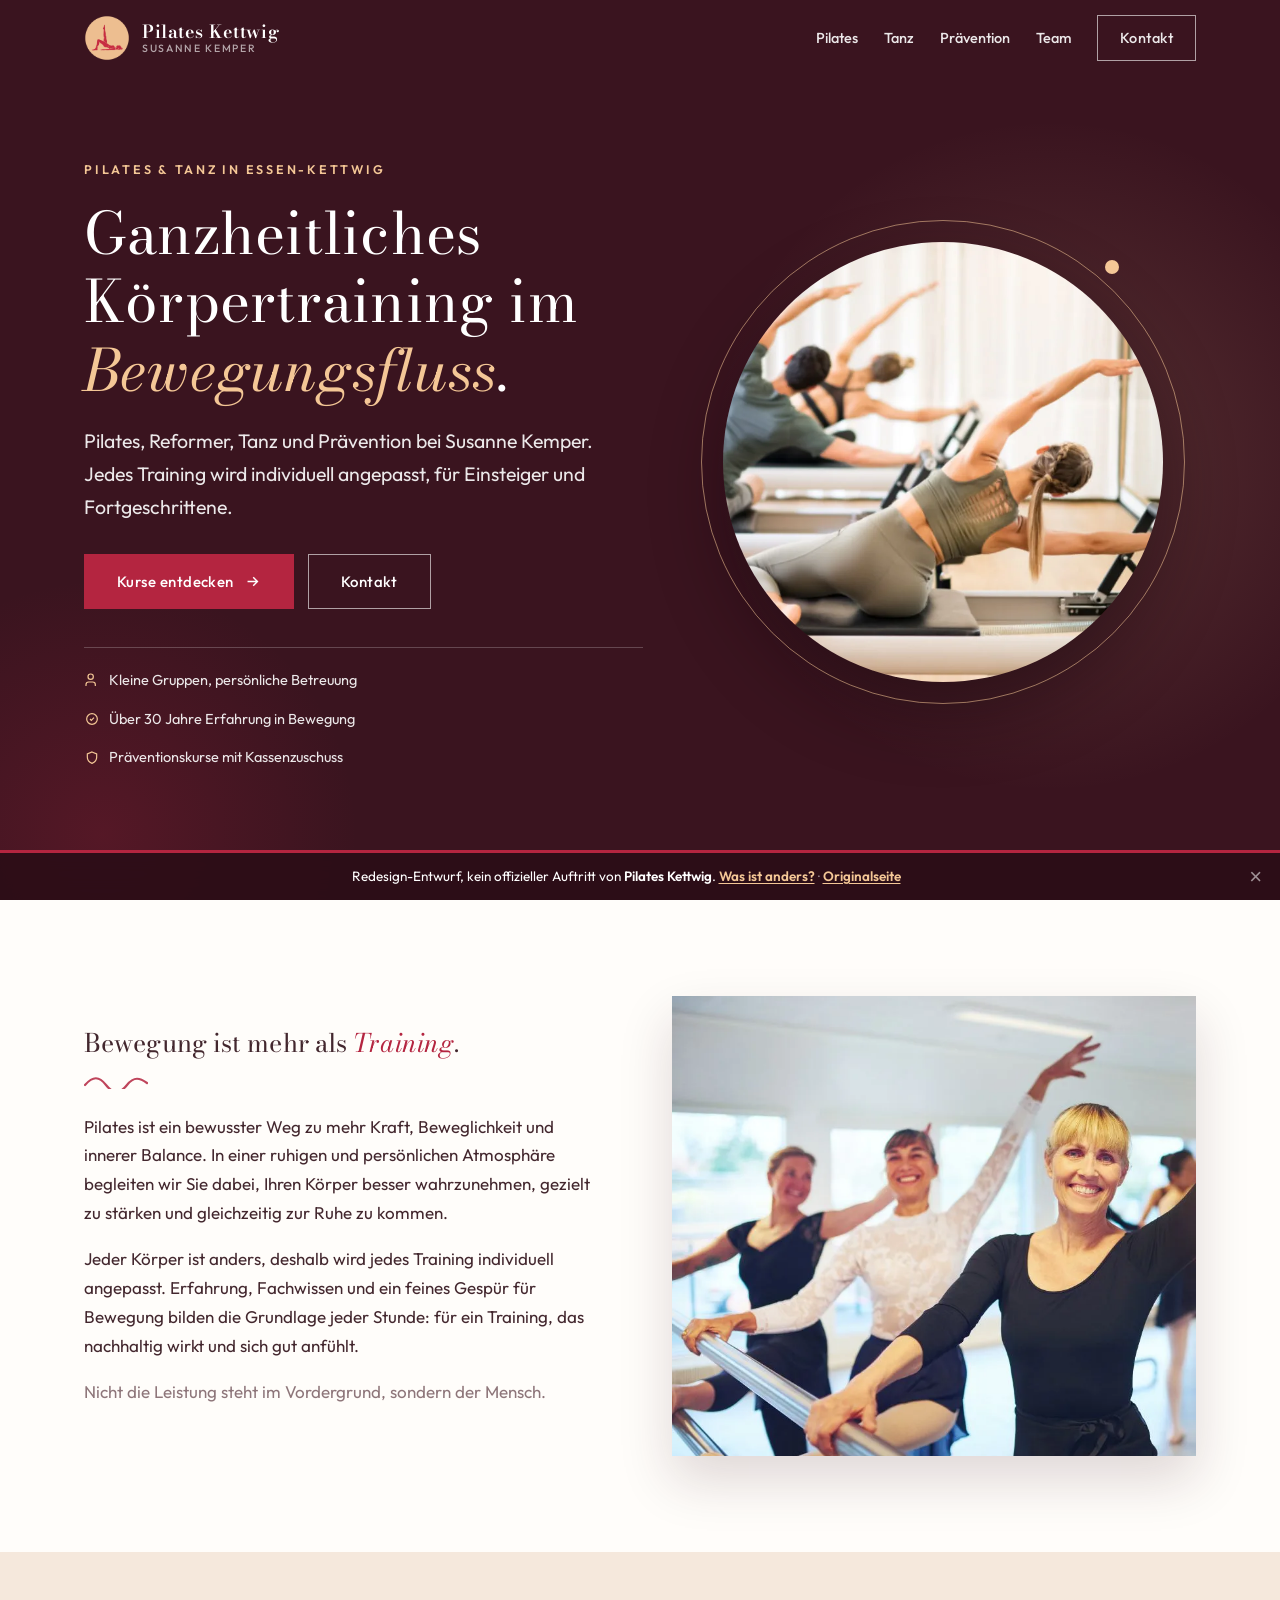
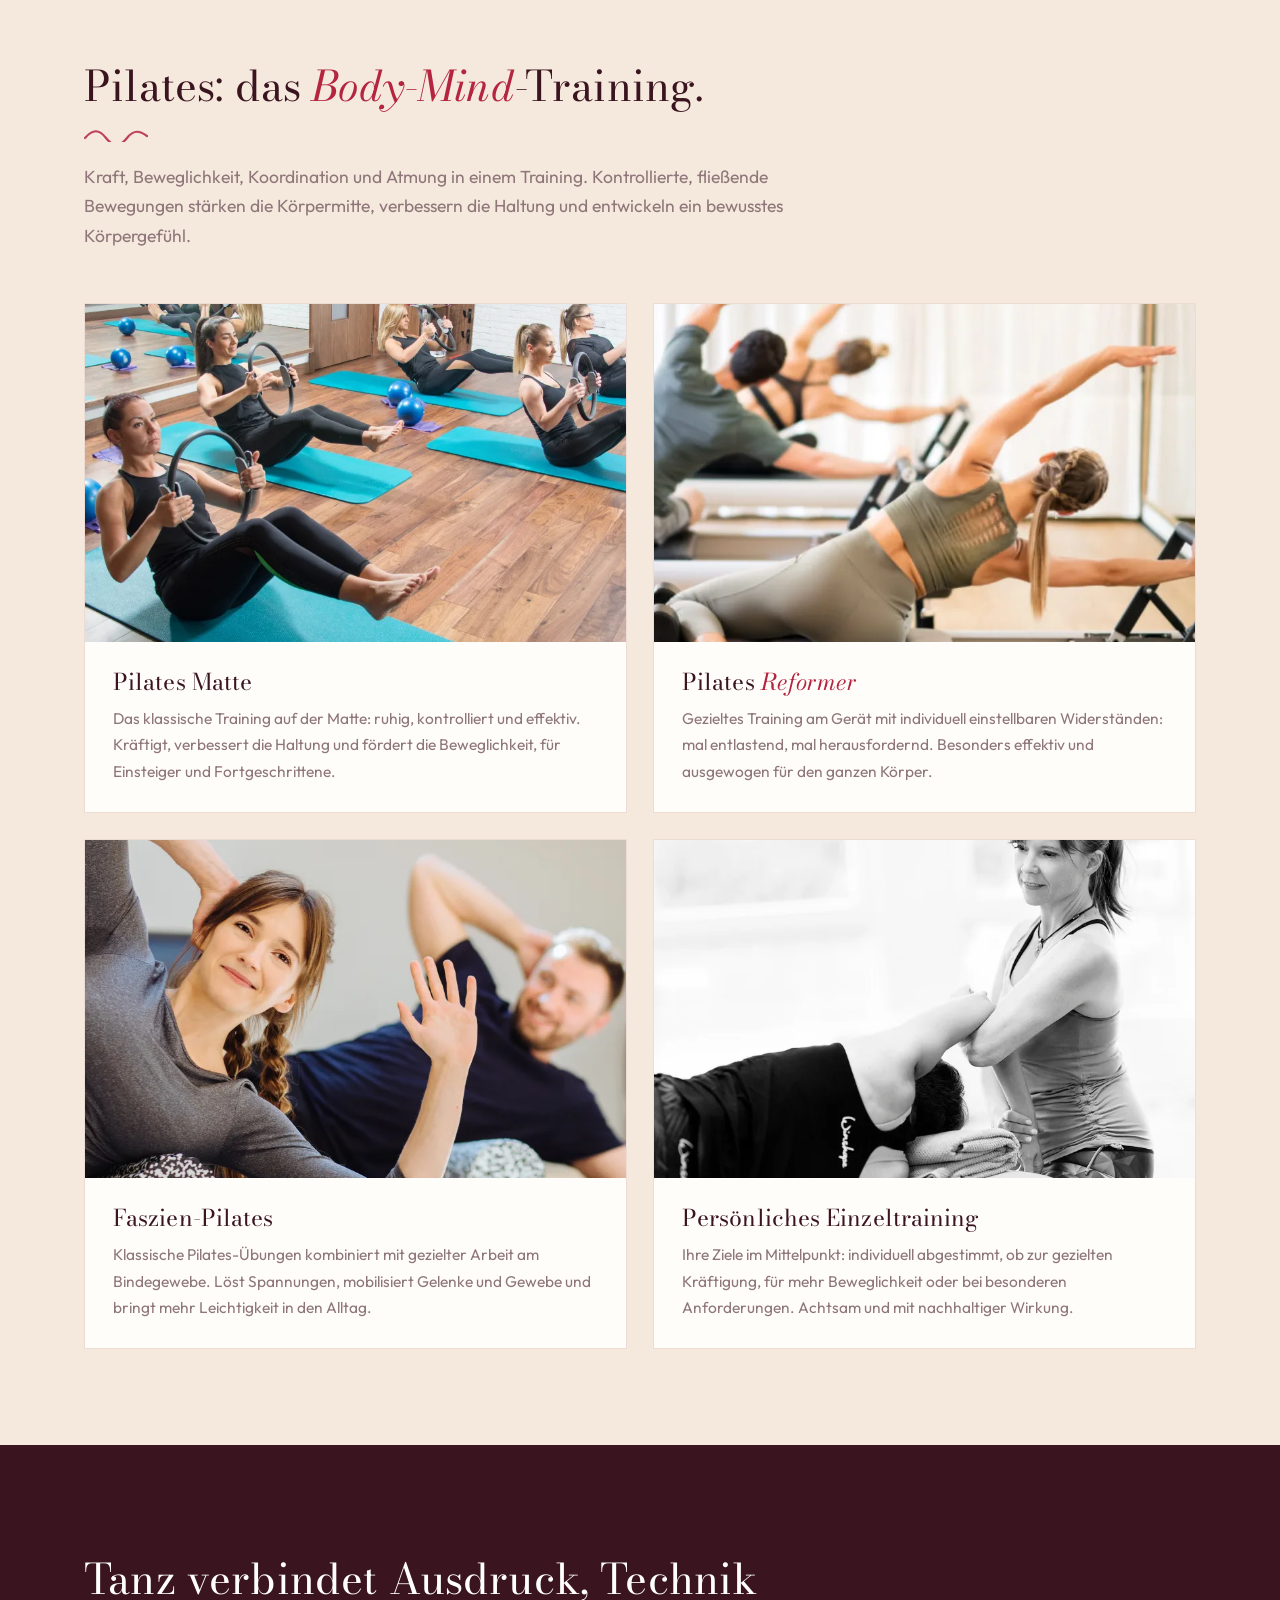
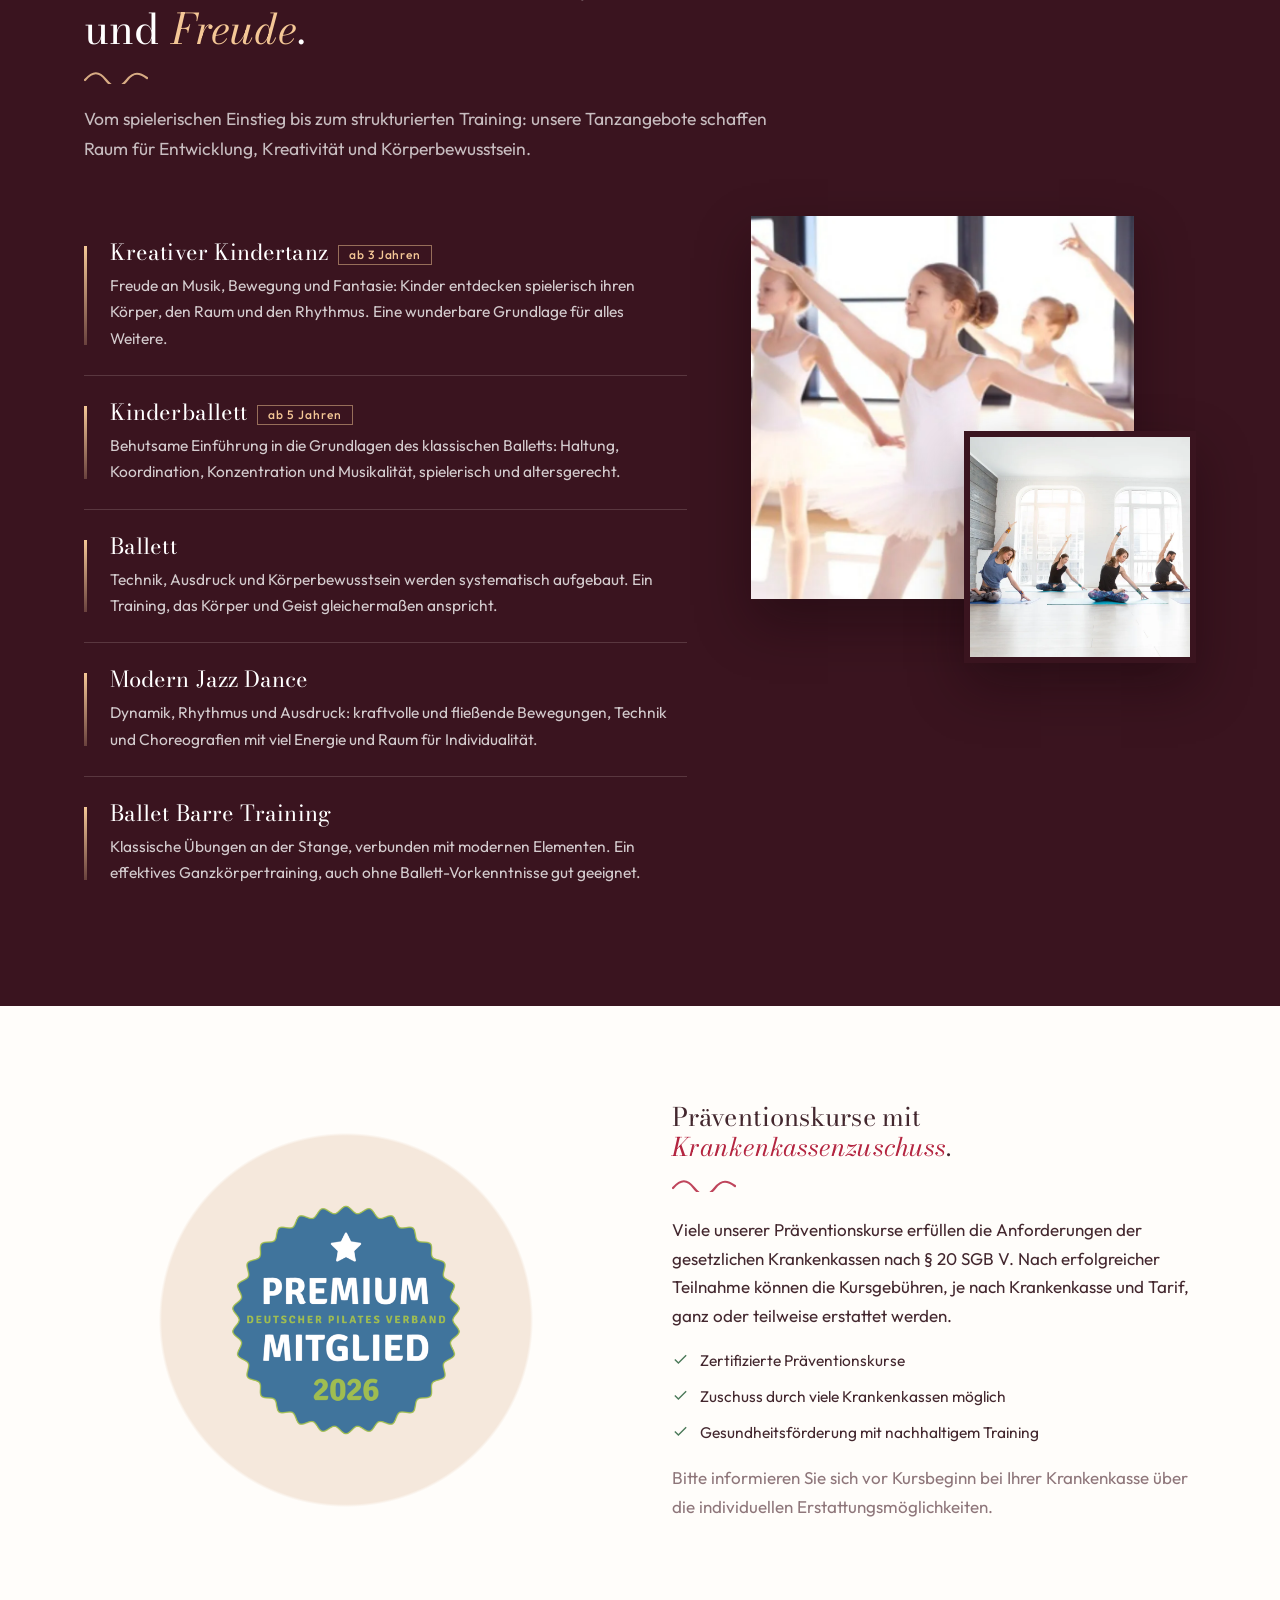
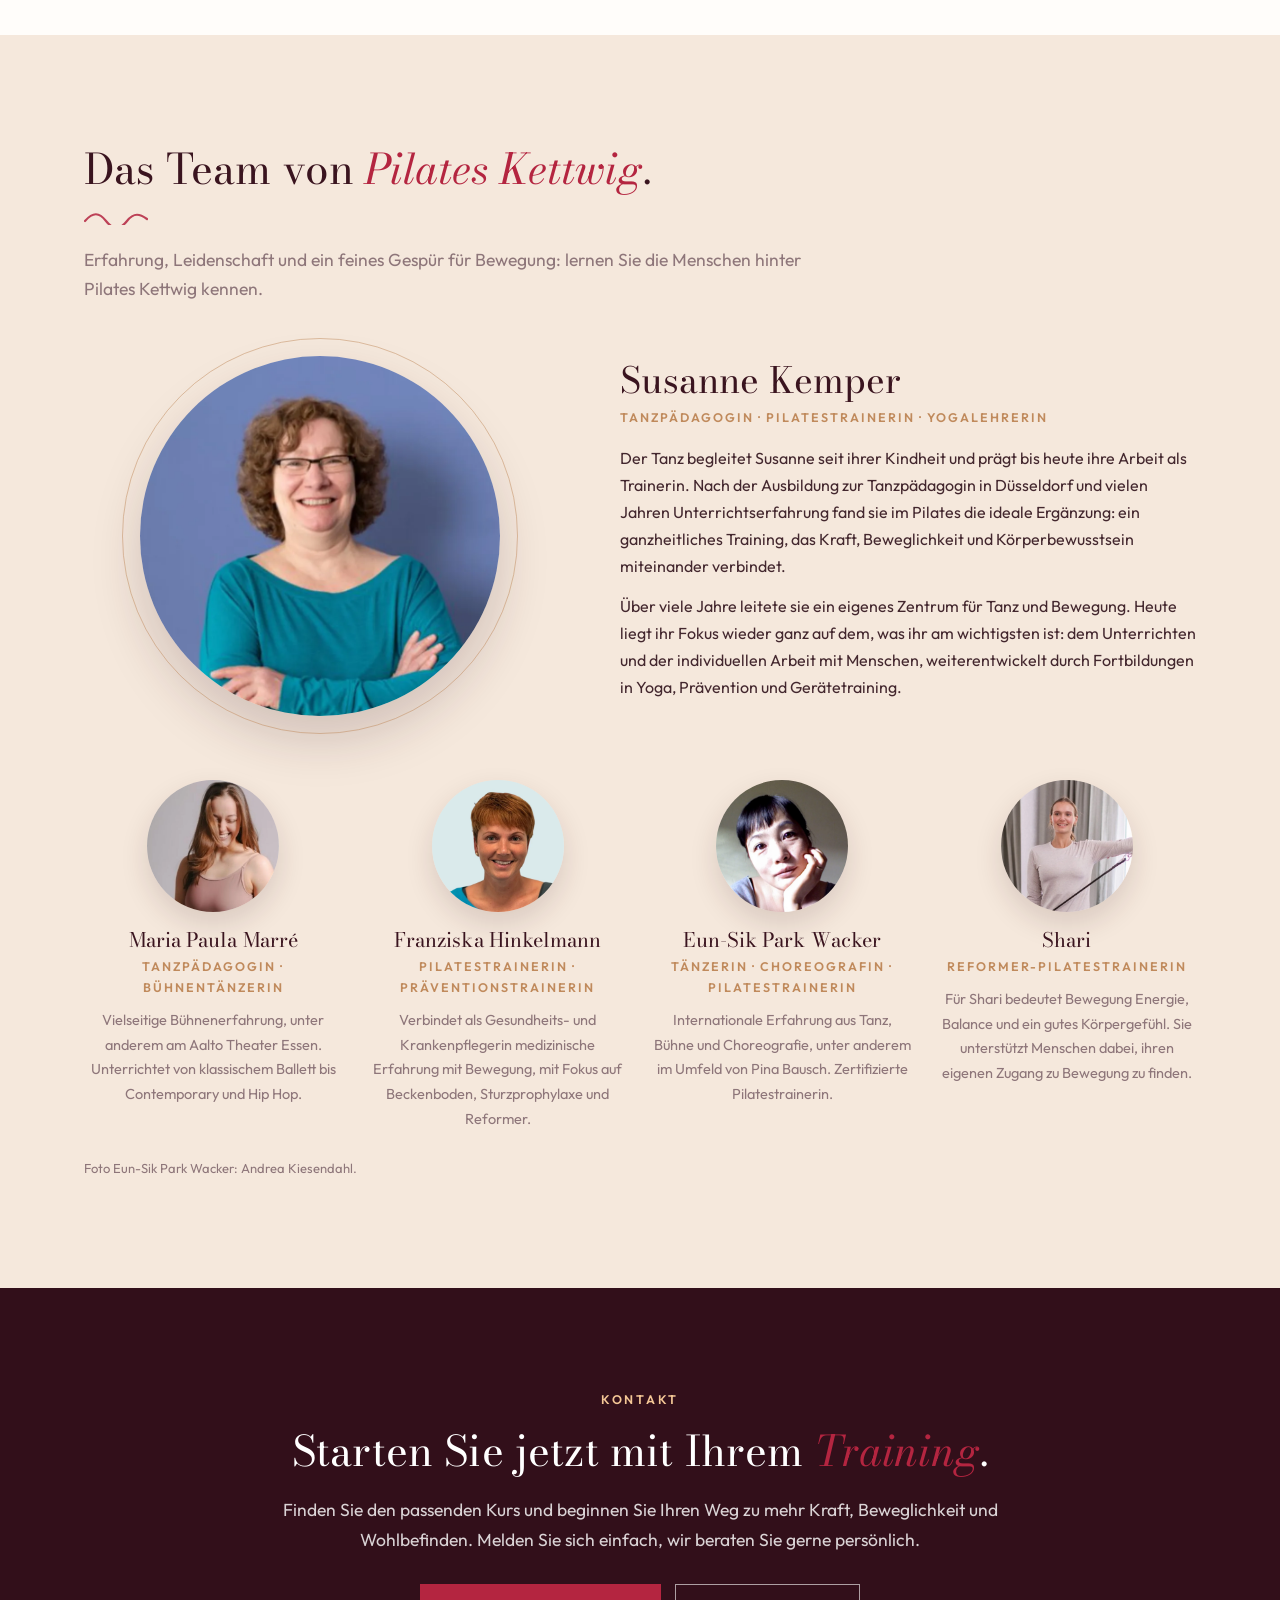
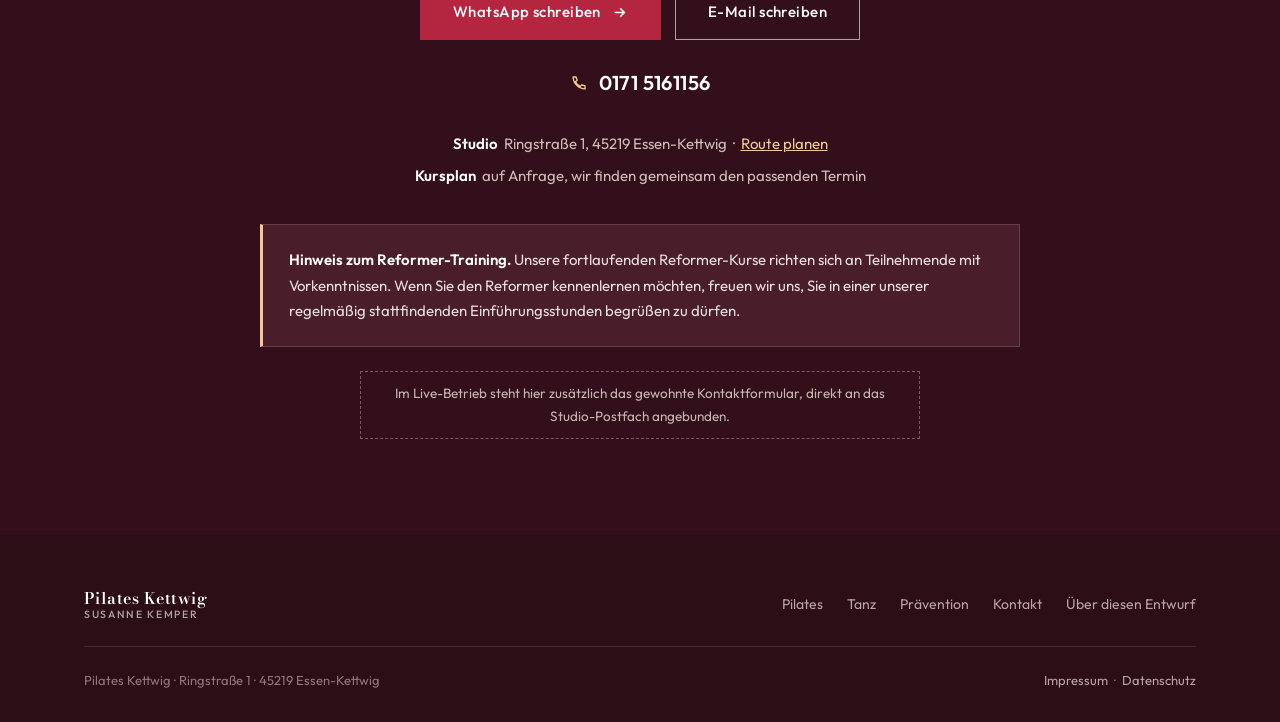
<file: index.html>
<!doctype html>
<html lang="de">
<head>
<meta charset="utf-8">
<meta name="viewport" content="width=device-width, initial-scale=1">
<title>Pilates Kettwig | Pilates, Tanz und Prävention in Essen-Kettwig | Susanne Kemper</title>
<meta name="description" content="Pilates, Reformer-Training, Tanz und zertifizierte Präventionskurse in Essen-Kettwig: kleine Gruppen, persönliche Betreuung und über 30 Jahre Erfahrung bei Susanne Kemper.">
<meta name="robots" content="noindex, nofollow">
<link rel="canonical" href="https://pilates-kettwig.de/">
<meta property="og:type" content="website">
<meta property="og:site_name" content="Pilates Kettwig">
<meta property="og:title" content="Pilates Kettwig | Pilates, Tanz und Prävention in Essen-Kettwig">
<meta property="og:description" content="Ganzheitliches Körpertraining im Bewegungsfluss: Pilates, Reformer, Tanz und Präventionskurse mit Krankenkassenzuschuss bei Susanne Kemper.">
<meta property="og:image" content="https://suak0903.github.io/pilates-kettwig/media/og.jpg">
<meta property="og:image:width" content="1200">
<meta property="og:image:height" content="630">
<meta property="og:locale" content="de_DE">
<meta name="twitter:card" content="summary_large_image">
<meta name="twitter:image" content="https://suak0903.github.io/pilates-kettwig/media/og.jpg">
<meta name="theme-color" content="#3A141F">
<link rel="icon" href="media/favicon-32.png" sizes="32x32">
<link rel="apple-touch-icon" href="media/favicon-180.png">
<link rel="preload" as="image" href="media/kurs-reformer.webp">
<link rel="stylesheet" href="css/site.css?v=1">
<script type="application/ld+json">
{"@context":"https://schema.org","@type":["HealthClub","SportsActivityLocation","LocalBusiness"],"name":"Pilates Kettwig","founder":{"@type":"Person","name":"Susanne Kemper","jobTitle":"Tanzpädagogin, Pilatestrainerin, Yogalehrerin"},"@id":"https://pilates-kettwig.de/","url":"https://pilates-kettwig.de/","image":"https://suak0903.github.io/pilates-kettwig/media/og.jpg","telephone":"+49 171 5161156","email":"mail@pilates-kettwig.de","description":"Pilates, Reformer-Training, Faszien-Pilates, Tanz und zertifizierte Präventionskurse nach § 20 SGB V in Essen-Kettwig. Kleine Gruppen, persönliche Betreuung, über 30 Jahre Erfahrung.","address":{"@type":"PostalAddress","streetAddress":"Ringstraße 1","postalCode":"45219","addressLocality":"Essen","addressRegion":"NRW","addressCountry":"DE"},"areaServed":[{"@type":"City","name":"Essen"},{"@type":"City","name":"Heiligenhaus"},{"@type":"City","name":"Velbert"},{"@type":"City","name":"Mülheim an der Ruhr"},{"@type":"City","name":"Ratingen"}],"knowsAbout":["Pilates","Pilates Reformer","Faszien-Pilates","Ballett","Kindertanz","Modern Jazz Dance","Ballet Barre","Präventionskurse nach § 20 SGB V"],"memberOf":{"@type":"Organization","name":"Deutscher Pilates Verband"}}
</script>
</head>
<body>
<a class="skip" href="#top">Zum Inhalt springen</a>

<!-- #chrome:header -->
<header class="nav" id="nav">
  <div class="wrap">
    <a href="index.html#top" class="brand" aria-label="Startseite">
      <img src="media/logo-icon.png" alt="" width="46" height="46">
      <b>Pilates Kettwig<span>Susanne Kemper</span></b>
    </a>
    <nav class="nav__links" aria-label="Hauptnavigation">
      <a href="index.html#pilates">Pilates</a>
      <a href="index.html#tanz">Tanz</a>
      <a href="index.html#praevention">Prävention</a>
      <a href="index.html#team">Team</a>
      <a href="index.html#kontakt" class="btn nav__cta">Kontakt</a>
    </nav>
    <button class="burger" id="burger" aria-label="Menü öffnen" aria-expanded="false"><span></span><span></span><span></span></button>
  </div>
</header>
<nav class="mmenu" id="mmenu" aria-label="Mobile Navigation" inert>
  <div class="mmenu__links">
    <a href="index.html#pilates">Pilates</a>
    <a href="index.html#tanz">Tanz</a>
    <a href="index.html#praevention">Prävention</a>
    <a href="index.html#team">Team</a>
    <a href="index.html#kontakt">Kontakt</a>
  </div>
  <div class="mmenu__foot">
    <a class="btn btn--beere" href="index.html#kontakt">Kontakt aufnehmen
      <svg viewBox="0 0 24 24" fill="none" stroke="currentColor" stroke-width="2"><path d="M5 12h14M13 6l6 6-6 6"/></svg></a>
    <div class="mmenu__contact">
      <a href="tel:+491715161156"><svg viewBox="0 0 24 24" fill="none" stroke="currentColor" stroke-width="1.8"><path d="M4 5c0 8 7 15 15 15v-3.5l-4-1.5-2 2a12 12 0 0 1-6-6l2-2L7.5 5H4Z"/></svg>Anrufen</a>
      <a href="https://wa.me/491715161156" target="_blank" rel="noopener"><svg viewBox="0 0 24 24" fill="none" stroke="currentColor" stroke-width="1.8"><path d="M21 11.5a8.5 8.5 0 0 1-12.4 7.6L3 21l1.9-5.6A8.5 8.5 0 1 1 21 11.5Z"/></svg>WhatsApp</a>
    </div>
    <div class="mmenu__meta">Ringstraße 1 &middot; 45219 Essen-Kettwig</div>
  </div>
</nav>
<!-- /#chrome:header -->

<main id="top">

  <!-- ============ HERO: Beeren-Buehne + Apricot-Kreis ============ -->
  <section class="hero">
    <div class="wrap">
      <div class="hero__grid">
        <div class="hero__inner">
          <span class="eyebrow hero__eyebrow h-anim">Pilates &amp; Tanz in Essen-Kettwig</span>
          <h1 class="h-anim">Ganzheitliches Körpertraining im <em>Bewegungsfluss</em>.</h1>
          <p class="hero__sub h-anim">Pilates, Reformer, Tanz und Prävention bei Susanne Kemper. Jedes Training wird individuell angepasst, für Einsteiger und Fortgeschrittene.</p>
          <div class="hero__cta h-anim">
            <a class="btn btn--beere" href="#pilates">Kurse entdecken
              <svg viewBox="0 0 24 24" fill="none" stroke="currentColor" stroke-width="2"><path d="M5 12h14M13 6l6 6-6 6"/></svg></a>
            <a class="btn btn--ghost" href="#kontakt">Kontakt</a>
          </div>
          <div class="ribbon h-anim">
            <span><svg viewBox="0 0 24 24" fill="none" stroke="currentColor" stroke-width="1.8"><path d="M17 21v-2a4 4 0 0 0-4-4H7a4 4 0 0 0-4 4v2"/><circle cx="10" cy="7" r="4"/></svg>Kleine Gruppen, persönliche Betreuung</span>
            <span><svg viewBox="0 0 24 24" fill="none" stroke="currentColor" stroke-width="1.8"><path d="M20 12a8 8 0 1 1-16 0 8 8 0 0 1 16 0Z"/><path d="M9 12l2 2 4-4"/></svg>Über 30 Jahre Erfahrung in Bewegung</span>
            <span><svg viewBox="0 0 24 24" fill="none" stroke="currentColor" stroke-width="1.8"><path d="M12 3l7 3v5c0 4.4-3 7.6-7 9-4-1.4-7-4.6-7-9V6l7-3Z"/></svg>Präventionskurse mit Kassenzuschuss</span>
          </div>
        </div>
        <div class="hero__media h-anim">
          <div class="hero__disc" id="heroBg">
            <img src="media/kurs-reformer.webp" alt="Reformer-Training bei Pilates Kettwig: seitliche Streckung auf dem Gerät" width="800" height="800" fetchpriority="high" decoding="sync">
          </div>
        </div>
      </div>
    </div>
  </section>

  <!-- ============ PHILOSOPHIE: Split mit Barre-Foto ============ -->
  <section class="section section--white" id="studio">
    <div class="wrap">
      <div class="split reveal">
        <div>
          <h2>Bewegung ist mehr als <em>Training</em>.</h2>
          <span class="zier"></span>
          <p style="margin-top:24px">Pilates ist ein bewusster Weg zu mehr Kraft, Beweglichkeit und innerer Balance. In einer ruhigen und persönlichen Atmosphäre begleiten wir Sie dabei, Ihren Körper besser wahrzunehmen, gezielt zu stärken und gleichzeitig zur Ruhe zu kommen.</p>
          <p>Jeder Körper ist anders, deshalb wird jedes Training individuell angepasst. Erfahrung, Fachwissen und ein feines Gespür für Bewegung bilden die Grundlage jeder Stunde: für ein Training, das nachhaltig wirkt und sich gut anfühlt.</p>
          <p class="muted">Nicht die Leistung steht im Vordergrund, sondern der Mensch.</p>
        </div>
        <div class="split__media" style="background-image:url('media/tanz-barre.webp')" role="img" aria-label="Drei Frauen trainieren lächelnd an der Ballettstange"></div>
      </div>
    </div>
  </section>

  <!-- ============ PILATES: 4 Kurs-Karten ============ -->
  <section class="section section--puder" id="pilates">
    <div class="wrap">
      <div class="shead">
        <h2>Pilates: das <em>Body-Mind</em>-Training.</h2>
        <span class="zier"></span>
        <p>Kraft, Beweglichkeit, Koordination und Atmung in einem Training. Kontrollierte, fließende Bewegungen stärken die Körpermitte, verbessern die Haltung und entwickeln ein bewusstes Körpergefühl.</p>
      </div>
      <div class="kurse reveal">
        <article class="kurs">
          <img src="media/kurs-matte.webp" alt="Pilates-Mattenkurs in der Gruppe" loading="lazy" decoding="async" width="800" height="500">
          <div class="kurs__body">
            <h3>Pilates Matte</h3>
            <p>Das klassische Training auf der Matte: ruhig, kontrolliert und effektiv. Kräftigt, verbessert die Haltung und fördert die Beweglichkeit, für Einsteiger und Fortgeschrittene.</p>
          </div>
        </article>
        <article class="kurs">
          <img src="media/kurs-reformer.webp" alt="Training am Pilates Reformer" loading="lazy" decoding="async" width="800" height="500">
          <div class="kurs__body">
            <h3>Pilates <em>Reformer</em></h3>
            <p>Gezieltes Training am Gerät mit individuell einstellbaren Widerständen: mal entlastend, mal herausfordernd. Besonders effektiv und ausgewogen für den ganzen Körper.</p>
          </div>
        </article>
        <article class="kurs">
          <img src="media/kurs-faszien.webp" alt="Faszien-Pilates mit Rolle und Kleingeräten" loading="lazy" decoding="async" width="800" height="500">
          <div class="kurs__body">
            <h3>Faszien-Pilates</h3>
            <p>Klassische Pilates-Übungen kombiniert mit gezielter Arbeit am Bindegewebe. Löst Spannungen, mobilisiert Gelenke und Gewebe und bringt mehr Leichtigkeit in den Alltag.</p>
          </div>
        </article>
        <article class="kurs">
          <img src="media/kurs-einzel.webp" alt="Persönliches Einzeltraining mit individueller Betreuung" loading="lazy" decoding="async" width="800" height="500">
          <div class="kurs__body">
            <h3>Persönliches Einzeltraining</h3>
            <p>Ihre Ziele im Mittelpunkt: individuell abgestimmt, ob zur gezielten Kräftigung, für mehr Beweglichkeit oder bei besonderen Anforderungen. Achtsam und mit nachhaltiger Wirkung.</p>
          </div>
        </article>
      </div>
    </div>
  </section>

  <!-- ============ TANZ: Hairline-Liste + Bildstapel (dunkel) ============ -->
  <section class="section section--dark on-dark" id="tanz">
    <div class="wrap">
      <div class="shead">
        <h2>Tanz verbindet Ausdruck, Technik und <em>Freude</em>.</h2>
        <span class="zier zier--hell"></span>
        <p>Vom spielerischen Einstieg bis zum strukturierten Training: unsere Tanzangebote schaffen Raum für Entwicklung, Kreativität und Körperbewusstsein.</p>
      </div>
      <div class="tanzrow reveal">
        <ul class="tanzliste">
          <li>
            <h3>Kreativer Kindertanz<span class="alter">ab 3 Jahren</span></h3>
            <p>Freude an Musik, Bewegung und Fantasie: Kinder entdecken spielerisch ihren Körper, den Raum und den Rhythmus. Eine wunderbare Grundlage für alles Weitere.</p>
          </li>
          <li>
            <h3>Kinderballett<span class="alter">ab 5 Jahren</span></h3>
            <p>Behutsame Einführung in die Grundlagen des klassischen Balletts: Haltung, Koordination, Konzentration und Musikalität, spielerisch und altersgerecht.</p>
          </li>
          <li>
            <h3>Ballett</h3>
            <p>Technik, Ausdruck und Körperbewusstsein werden systematisch aufgebaut. Ein Training, das Körper und Geist gleichermaßen anspricht.</p>
          </li>
          <li>
            <h3>Modern Jazz Dance</h3>
            <p>Dynamik, Rhythmus und Ausdruck: kraftvolle und fließende Bewegungen, Technik und Choreografien mit viel Energie und Raum für Individualität.</p>
          </li>
          <li>
            <h3>Ballet Barre Training</h3>
            <p>Klassische Übungen an der Stange, verbunden mit modernen Elementen. Ein effektives Ganzkörpertraining, auch ohne Ballett-Vorkenntnisse gut geeignet.</p>
          </li>
        </ul>
        <div class="stack">
          <img class="stack__a" src="media/tanz-kinderballett.webp" alt="Kinderballett: Mädchen üben Armhaltungen" loading="lazy" decoding="async" width="800" height="800">
          <img class="stack__b" src="media/tanz-modern.webp" alt="Modern Dance in Bewegung" loading="lazy" decoding="async" width="800" height="800">
        </div>
      </div>
    </div>
  </section>

  <!-- ============ PRAEVENTION: Split mit DPV-Siegel ============ -->
  <section class="section section--white" id="praevention">
    <div class="wrap">
      <div class="split reveal">
        <div class="siegel" style="order:0">
          <img src="media/dpv-siegel.png" alt="Premium-Siegel 2026 des Deutschen Pilates Verbands" loading="lazy" decoding="async" width="480" height="480">
        </div>
        <div>
          <h2>Präventionskurse mit <em>Krankenkassenzuschuss</em>.</h2>
          <span class="zier"></span>
          <p style="margin-top:24px">Viele unserer Präventionskurse erfüllen die Anforderungen der gesetzlichen Krankenkassen nach § 20 SGB V. Nach erfolgreicher Teilnahme können die Kursgebühren, je nach Krankenkasse und Tarif, ganz oder teilweise erstattet werden.</p>
          <ul class="chk" style="margin-top:8px">
            <li><svg class="ok" viewBox="0 0 24 24" fill="none" stroke="currentColor" stroke-width="2"><path d="M20 6L9 17l-5-5"/></svg>Zertifizierte Präventionskurse</li>
            <li><svg class="ok" viewBox="0 0 24 24" fill="none" stroke="currentColor" stroke-width="2"><path d="M20 6L9 17l-5-5"/></svg>Zuschuss durch viele Krankenkassen möglich</li>
            <li><svg class="ok" viewBox="0 0 24 24" fill="none" stroke="currentColor" stroke-width="2"><path d="M20 6L9 17l-5-5"/></svg>Gesundheitsförderung mit nachhaltigem Training</li>
          </ul>
          <p class="muted" style="margin-top:20px">Bitte informieren Sie sich vor Kursbeginn bei Ihrer Krankenkasse über die individuellen Erstattungsmöglichkeiten.</p>
        </div>
      </div>
    </div>
  </section>

  <!-- ============ TEAM: Feature Susanne + 4 Kacheln ============ -->
  <section class="section section--puder" id="team">
    <div class="wrap">
      <div class="shead">
        <h2>Das Team von <em>Pilates Kettwig</em>.</h2>
        <span class="zier"></span>
        <p>Erfahrung, Leidenschaft und ein feines Gespür für Bewegung: lernen Sie die Menschen hinter Pilates Kettwig kennen.</p>
      </div>
      <div class="feature reveal">
        <div class="feature__pic">
          <img src="media/team-susanne.webp" alt="Susanne Kemper, Inhaberin von Pilates Kettwig" loading="lazy" decoding="async" width="800" height="800">
        </div>
        <div>
          <h3>Susanne Kemper</h3>
          <span class="rolle">Tanzpädagogin &middot; Pilatestrainerin &middot; Yogalehrerin</span>
          <p>Der Tanz begleitet Susanne seit ihrer Kindheit und prägt bis heute ihre Arbeit als Trainerin. Nach der Ausbildung zur Tanzpädagogin in Düsseldorf und vielen Jahren Unterrichtserfahrung fand sie im Pilates die ideale Ergänzung: ein ganzheitliches Training, das Kraft, Beweglichkeit und Körperbewusstsein miteinander verbindet.</p>
          <p>Über viele Jahre leitete sie ein eigenes Zentrum für Tanz und Bewegung. Heute liegt ihr Fokus wieder ganz auf dem, was ihr am wichtigsten ist: dem Unterrichten und der individuellen Arbeit mit Menschen, weiterentwickelt durch Fortbildungen in Yoga, Prävention und Gerätetraining.</p>
        </div>
      </div>
      <div class="team reveal">
        <article class="tcard">
          <img src="media/team-maria.webp" alt="Maria Paula Marré" loading="lazy" decoding="async" width="264" height="264">
          <h3>Maria Paula Marré</h3>
          <span class="rolle">Tanzpädagogin &middot; Bühnentänzerin</span>
          <p>Vielseitige Bühnenerfahrung, unter anderem am Aalto Theater Essen. Unterrichtet von klassischem Ballett bis Contemporary und Hip Hop.</p>
        </article>
        <article class="tcard">
          <img src="media/team-franziska.webp" alt="Franziska Hinkelmann" loading="lazy" decoding="async" width="264" height="264">
          <h3>Franziska Hinkelmann</h3>
          <span class="rolle">Pilatestrainerin &middot; Präventionstrainerin</span>
          <p>Verbindet als Gesundheits- und Krankenpflegerin medizinische Erfahrung mit Bewegung, mit Fokus auf Beckenboden, Sturzprophylaxe und Reformer.</p>
        </article>
        <article class="tcard">
          <img src="media/team-eunsik.webp" alt="Eun-Sik Park Wacker" loading="lazy" decoding="async" width="264" height="264">
          <h3>Eun-Sik Park Wacker</h3>
          <span class="rolle">Tänzerin &middot; Choreografin &middot; Pilatestrainerin</span>
          <p>Internationale Erfahrung aus Tanz, Bühne und Choreografie, unter anderem im Umfeld von Pina Bausch. Zertifizierte Pilatestrainerin.</p>
        </article>
        <article class="tcard">
          <img src="media/team-shari.webp" alt="Shari" loading="lazy" decoding="async" width="264" height="264">
          <h3>Shari</h3>
          <span class="rolle">Reformer-Pilatestrainerin</span>
          <p>Für Shari bedeutet Bewegung Energie, Balance und ein gutes Körpergefühl. Sie unterstützt Menschen dabei, ihren eigenen Zugang zu Bewegung zu finden.</p>
        </article>
      </div>
      <p class="credit reveal">Foto Eun-Sik Park Wacker: Andrea Kiesendahl.</p>
    </div>
  </section>

  <!-- ============ KONTAKT ============ -->
  <section class="section section--dark" id="kontakt" style="background:#320F1A">
    <div class="wrap">
      <div class="cta">
        <span class="eyebrow">Kontakt</span>
        <h2>Starten Sie jetzt mit Ihrem <em>Training</em>.</h2>
        <p>Finden Sie den passenden Kurs und beginnen Sie Ihren Weg zu mehr Kraft, Beweglichkeit und Wohlbefinden. Melden Sie sich einfach, wir beraten Sie gerne persönlich.</p>
        <div class="cta__row">
          <a class="btn btn--beere" href="https://wa.me/491715161156" target="_blank" rel="noopener">WhatsApp schreiben
            <svg viewBox="0 0 24 24" fill="none" stroke="currentColor" stroke-width="2"><path d="M5 12h14M13 6l6 6-6 6"/></svg></a>
          <a class="btn btn--ghost" href="mailto:mail@pilates-kettwig.de">E-Mail schreiben</a>
        </div>
        <a class="cta__tel" href="tel:+491715161156">
          <svg viewBox="0 0 24 24" fill="none" stroke="currentColor" stroke-width="1.7"><path d="M4 5c0 8 7 15 15 15v-3.5l-4-1.5-2 2a12 12 0 0 1-6-6l2-2L7.5 5H4Z"/></svg>0171 5161156</a>
        <div class="cta__meta">
          <span><b>Studio</b> &nbsp;Ringstraße 1, 45219 Essen-Kettwig &nbsp;&middot;&nbsp; <a href="https://maps.app.goo.gl/4Guc9pCJMwGR4SUN7" target="_blank" rel="noopener">Route planen</a></span>
          <span><b>Kursplan</b> &nbsp;auf Anfrage, wir finden gemeinsam den passenden Termin</span>
        </div>
        <div class="note-box">
          <b>Hinweis zum Reformer-Training.</b> Unsere fortlaufenden Reformer-Kurse richten sich an Teilnehmende mit Vorkenntnissen. Wenn Sie den Reformer kennenlernen möchten, freuen wir uns, Sie in einer unserer regelmäßig stattfindenden Einführungsstunden begrüßen zu dürfen.
        </div>
        <span class="cta__note">Im Live-Betrieb steht hier zusätzlich das gewohnte Kontaktformular, direkt an das Studio-Postfach angebunden.</span>
      </div>
    </div>
  </section>

</main>

<!-- #chrome:demobar -->
<div class="demobar" id="demobar">
  <span>Redesign-Entwurf, kein offizieller Auftritt von <b>Pilates Kettwig</b>. <a href="hinweise.html">Was ist anders?</a> <span class="demobar__sep">&middot;</span> <a href="https://pilates-kettwig.de/" target="_blank" rel="noopener">Originalseite</a></span>
  <button id="demoClose" aria-label="Hinweis schließen">&times;</button>
</div>
<!-- /#chrome:demobar -->
<!-- #chrome:footer -->
<footer class="foot">
  <div class="wrap">
    <div class="foot__top">
      <a href="index.html#top" class="brand"><b>Pilates Kettwig<span>Susanne Kemper</span></b></a>
      <nav class="foot__nav" aria-label="Footer">
        <a href="index.html#pilates">Pilates</a>
        <a href="index.html#tanz">Tanz</a>
        <a href="index.html#praevention">Prävention</a>
        <a href="index.html#kontakt">Kontakt</a>
        <a href="hinweise.html">Über diesen Entwurf</a>
      </nav>
    </div>
    <div class="foot__bottom">
      <span>Pilates Kettwig &middot; Ringstraße 1 &middot; 45219 Essen-Kettwig</span>
      <span><a href="impressum.html">Impressum</a> &nbsp;&middot;&nbsp; <a href="datenschutz.html">Datenschutz</a></span>
    </div>
  </div>
</footer>
<!-- /#chrome:footer -->

<script src="js/site.js?v=1" defer></script>
</body>
</html>
</file>
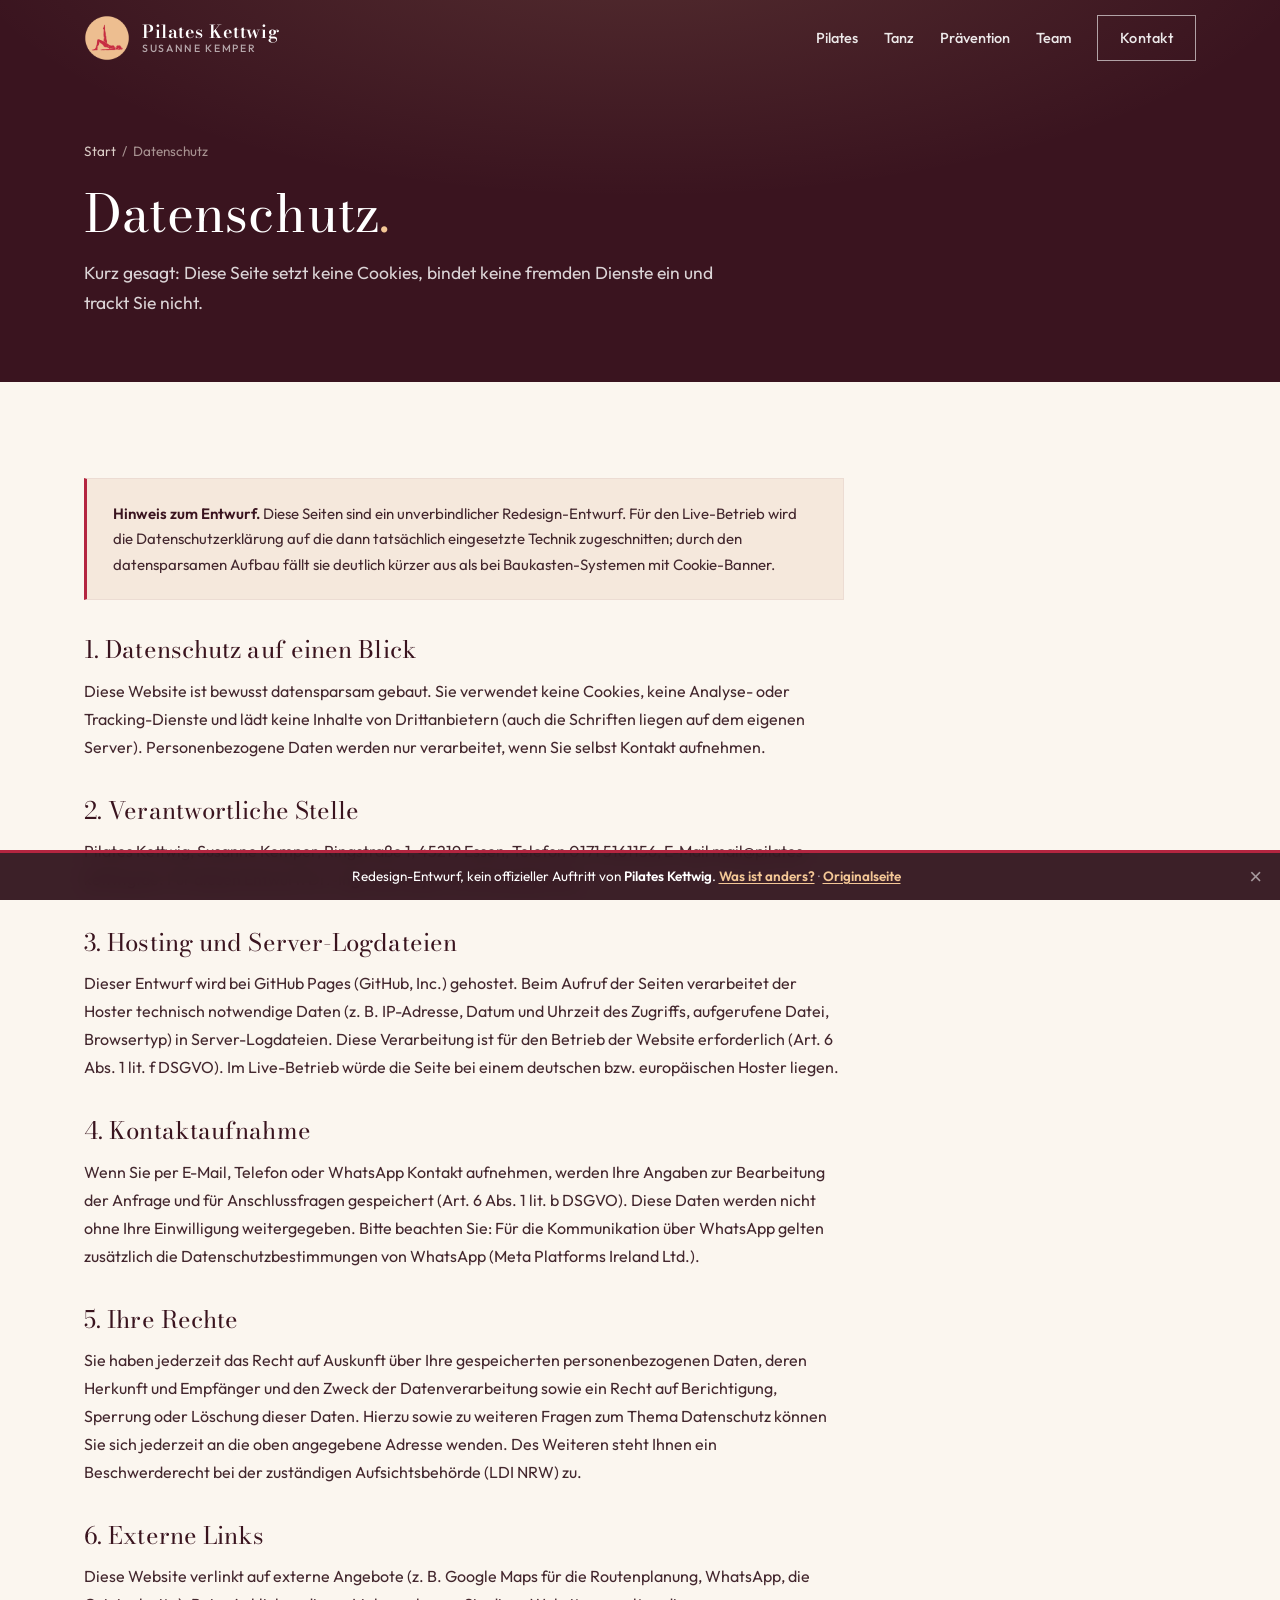
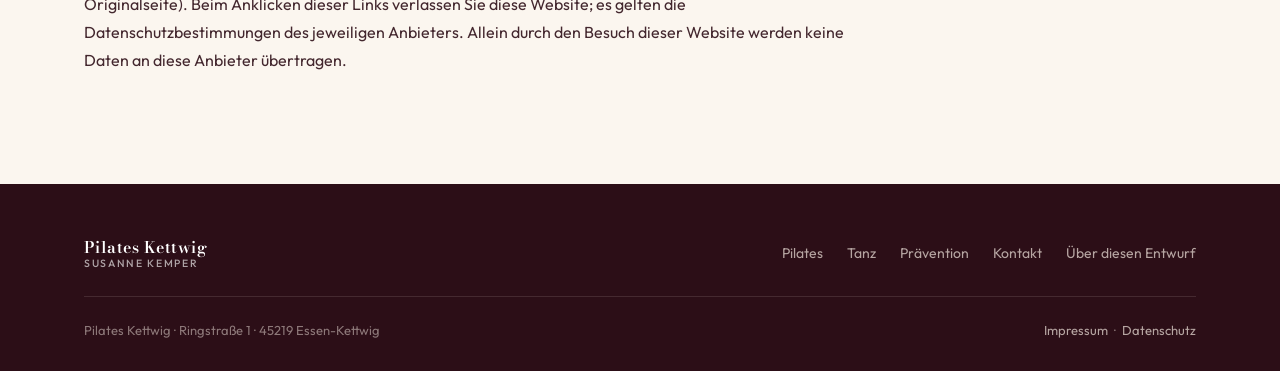
<file: datenschutz.html>
<!doctype html>
<html lang="de">
<head>
<meta charset="utf-8">
<meta name="viewport" content="width=device-width, initial-scale=1">
<meta name="robots" content="noindex, nofollow">
<title>Datenschutz | Pilates Kettwig</title>
<meta name="description" content="Datenschutzerklärung des Redesign-Entwurfs für Pilates Kettwig.">
<link rel="icon" href="media/favicon-32.png" sizes="32x32">
<link rel="apple-touch-icon" href="media/favicon-180.png">
<link rel="stylesheet" href="css/site.css?v=1">
</head>
<body class="sub">
<a href="#main" class="skip">Zum Inhalt springen</a>

<!-- #chrome:header -->
<header class="nav" id="nav">
  <div class="wrap">
    <a href="index.html#top" class="brand" aria-label="Startseite">
      <img src="media/logo-icon.png" alt="" width="46" height="46">
      <b>Pilates Kettwig<span>Susanne Kemper</span></b>
    </a>
    <nav class="nav__links" aria-label="Hauptnavigation">
      <a href="index.html#pilates">Pilates</a>
      <a href="index.html#tanz">Tanz</a>
      <a href="index.html#praevention">Prävention</a>
      <a href="index.html#team">Team</a>
      <a href="index.html#kontakt" class="btn nav__cta">Kontakt</a>
    </nav>
    <button class="burger" id="burger" aria-label="Menü öffnen" aria-expanded="false"><span></span><span></span><span></span></button>
  </div>
</header>
<nav class="mmenu" id="mmenu" aria-label="Mobile Navigation" inert>
  <div class="mmenu__links">
    <a href="index.html#pilates">Pilates</a>
    <a href="index.html#tanz">Tanz</a>
    <a href="index.html#praevention">Prävention</a>
    <a href="index.html#team">Team</a>
    <a href="index.html#kontakt">Kontakt</a>
  </div>
  <div class="mmenu__foot">
    <a class="btn btn--beere" href="index.html#kontakt">Kontakt aufnehmen
      <svg viewBox="0 0 24 24" fill="none" stroke="currentColor" stroke-width="2"><path d="M5 12h14M13 6l6 6-6 6"/></svg></a>
    <div class="mmenu__contact">
      <a href="tel:+491715161156"><svg viewBox="0 0 24 24" fill="none" stroke="currentColor" stroke-width="1.8"><path d="M4 5c0 8 7 15 15 15v-3.5l-4-1.5-2 2a12 12 0 0 1-6-6l2-2L7.5 5H4Z"/></svg>Anrufen</a>
      <a href="https://wa.me/491715161156" target="_blank" rel="noopener"><svg viewBox="0 0 24 24" fill="none" stroke="currentColor" stroke-width="1.8"><path d="M21 11.5a8.5 8.5 0 0 1-12.4 7.6L3 21l1.9-5.6A8.5 8.5 0 1 1 21 11.5Z"/></svg>WhatsApp</a>
    </div>
    <div class="mmenu__meta">Ringstraße 1 &middot; 45219 Essen-Kettwig</div>
  </div>
</nav>
<!-- /#chrome:header -->

<section class="subhero" id="main">
  <div class="wrap">
    <div class="crumb"><a href="index.html#top">Start</a> &nbsp;/&nbsp; Datenschutz</div>
    <h1 style="margin-top:20px">Datenschutz<span class="dot">.</span></h1>
    <p>Kurz gesagt: Diese Seite setzt keine Cookies, bindet keine fremden Dienste ein und trackt Sie nicht.</p>
  </div>
</section>

<section class="section">
  <div class="wrap">
    <div class="prose" style="max-width:760px">
      <div class="note-box" style="margin-bottom:36px">
        <b>Hinweis zum Entwurf.</b> Diese Seiten sind ein unverbindlicher Redesign-Entwurf. Für den Live-Betrieb wird die Datenschutzerklärung auf die dann tatsächlich eingesetzte Technik zugeschnitten; durch den datensparsamen Aufbau fällt sie deutlich kürzer aus als bei Baukasten-Systemen mit Cookie-Banner.
      </div>

      <h2>1. Datenschutz auf einen Blick</h2>
      <p>Diese Website ist bewusst datensparsam gebaut. Sie verwendet keine Cookies, keine Analyse- oder Tracking-Dienste und lädt keine Inhalte von Drittanbietern (auch die Schriften liegen auf dem eigenen Server). Personenbezogene Daten werden nur verarbeitet, wenn Sie selbst Kontakt aufnehmen.</p>

      <h2>2. Verantwortliche Stelle</h2>
      <p>Pilates Kettwig, Susanne Kemper, Ringstraße 1, 45219 Essen, Telefon 0171 5161156, E-Mail mail@pilates-kettwig.de. Für diesen Entwurf: Dr.-Ing. Suat Akyol, contact@akyol.de.</p>

      <h2>3. Hosting und Server-Logdateien</h2>
      <p>Dieser Entwurf wird bei GitHub Pages (GitHub, Inc.) gehostet. Beim Aufruf der Seiten verarbeitet der Hoster technisch notwendige Daten (z. B. IP-Adresse, Datum und Uhrzeit des Zugriffs, aufgerufene Datei, Browsertyp) in Server-Logdateien. Diese Verarbeitung ist für den Betrieb der Website erforderlich (Art. 6 Abs. 1 lit. f DSGVO). Im Live-Betrieb würde die Seite bei einem deutschen bzw. europäischen Hoster liegen.</p>

      <h2>4. Kontaktaufnahme</h2>
      <p>Wenn Sie per E-Mail, Telefon oder WhatsApp Kontakt aufnehmen, werden Ihre Angaben zur Bearbeitung der Anfrage und für Anschlussfragen gespeichert (Art. 6 Abs. 1 lit. b DSGVO). Diese Daten werden nicht ohne Ihre Einwilligung weitergegeben. Bitte beachten Sie: Für die Kommunikation über WhatsApp gelten zusätzlich die Datenschutzbestimmungen von WhatsApp (Meta Platforms Ireland Ltd.).</p>

      <h2>5. Ihre Rechte</h2>
      <p>Sie haben jederzeit das Recht auf Auskunft über Ihre gespeicherten personenbezogenen Daten, deren Herkunft und Empfänger und den Zweck der Datenverarbeitung sowie ein Recht auf Berichtigung, Sperrung oder Löschung dieser Daten. Hierzu sowie zu weiteren Fragen zum Thema Datenschutz können Sie sich jederzeit an die oben angegebene Adresse wenden. Des Weiteren steht Ihnen ein Beschwerderecht bei der zuständigen Aufsichtsbehörde (LDI NRW) zu.</p>

      <h2>6. Externe Links</h2>
      <p>Diese Website verlinkt auf externe Angebote (z. B. Google Maps für die Routenplanung, WhatsApp, die Originalseite). Beim Anklicken dieser Links verlassen Sie diese Website; es gelten die Datenschutzbestimmungen des jeweiligen Anbieters. Allein durch den Besuch dieser Website werden keine Daten an diese Anbieter übertragen.</p>
    </div>
  </div>
</section>

<!-- #chrome:demobar -->
<div class="demobar" id="demobar">
  <span>Redesign-Entwurf, kein offizieller Auftritt von <b>Pilates Kettwig</b>. <a href="hinweise.html">Was ist anders?</a> <span class="demobar__sep">&middot;</span> <a href="https://pilates-kettwig.de/" target="_blank" rel="noopener">Originalseite</a></span>
  <button id="demoClose" aria-label="Hinweis schließen">&times;</button>
</div>
<!-- /#chrome:demobar -->
<!-- #chrome:footer -->
<footer class="foot">
  <div class="wrap">
    <div class="foot__top">
      <a href="index.html#top" class="brand"><b>Pilates Kettwig<span>Susanne Kemper</span></b></a>
      <nav class="foot__nav" aria-label="Footer">
        <a href="index.html#pilates">Pilates</a>
        <a href="index.html#tanz">Tanz</a>
        <a href="index.html#praevention">Prävention</a>
        <a href="index.html#kontakt">Kontakt</a>
        <a href="hinweise.html">Über diesen Entwurf</a>
      </nav>
    </div>
    <div class="foot__bottom">
      <span>Pilates Kettwig &middot; Ringstraße 1 &middot; 45219 Essen-Kettwig</span>
      <span><a href="impressum.html">Impressum</a> &nbsp;&middot;&nbsp; <a href="datenschutz.html">Datenschutz</a></span>
    </div>
  </div>
</footer>
<!-- /#chrome:footer -->

<script src="js/site.js?v=1" defer></script>
</body>
</html>
</file>
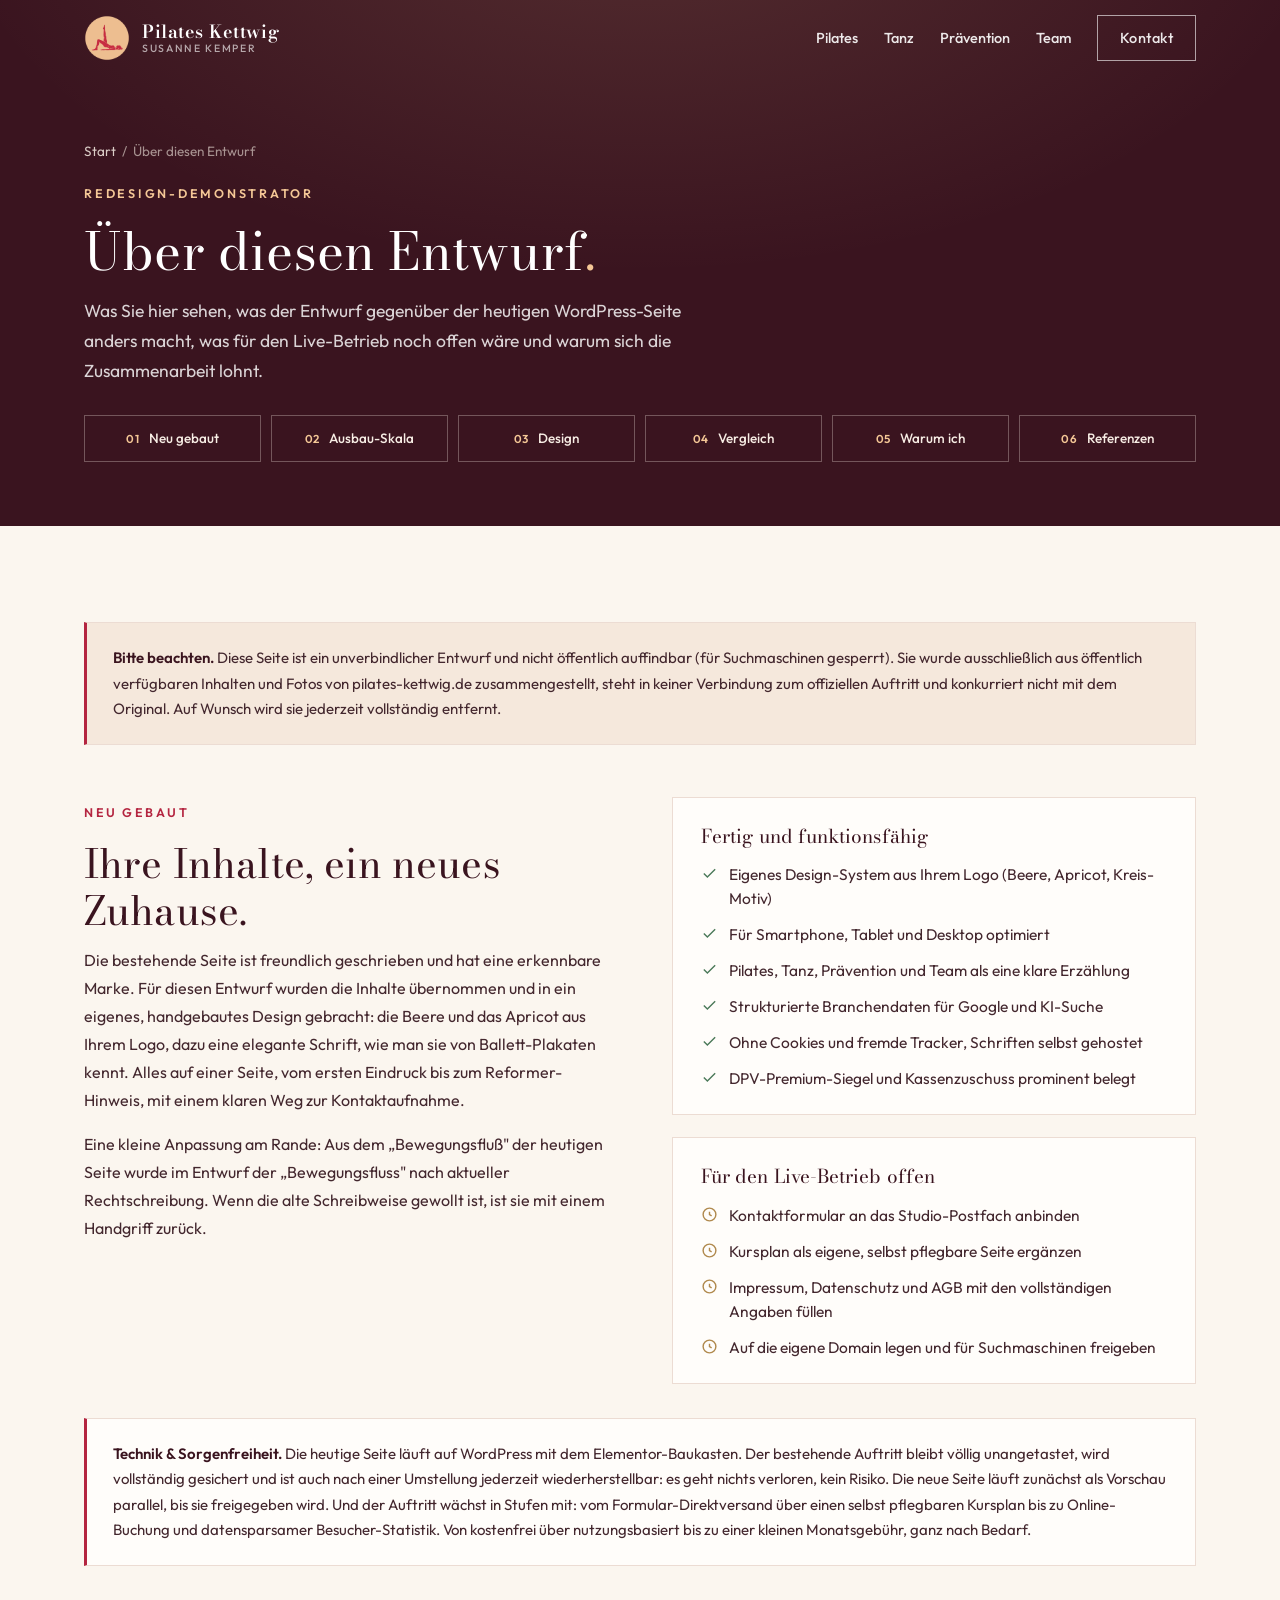
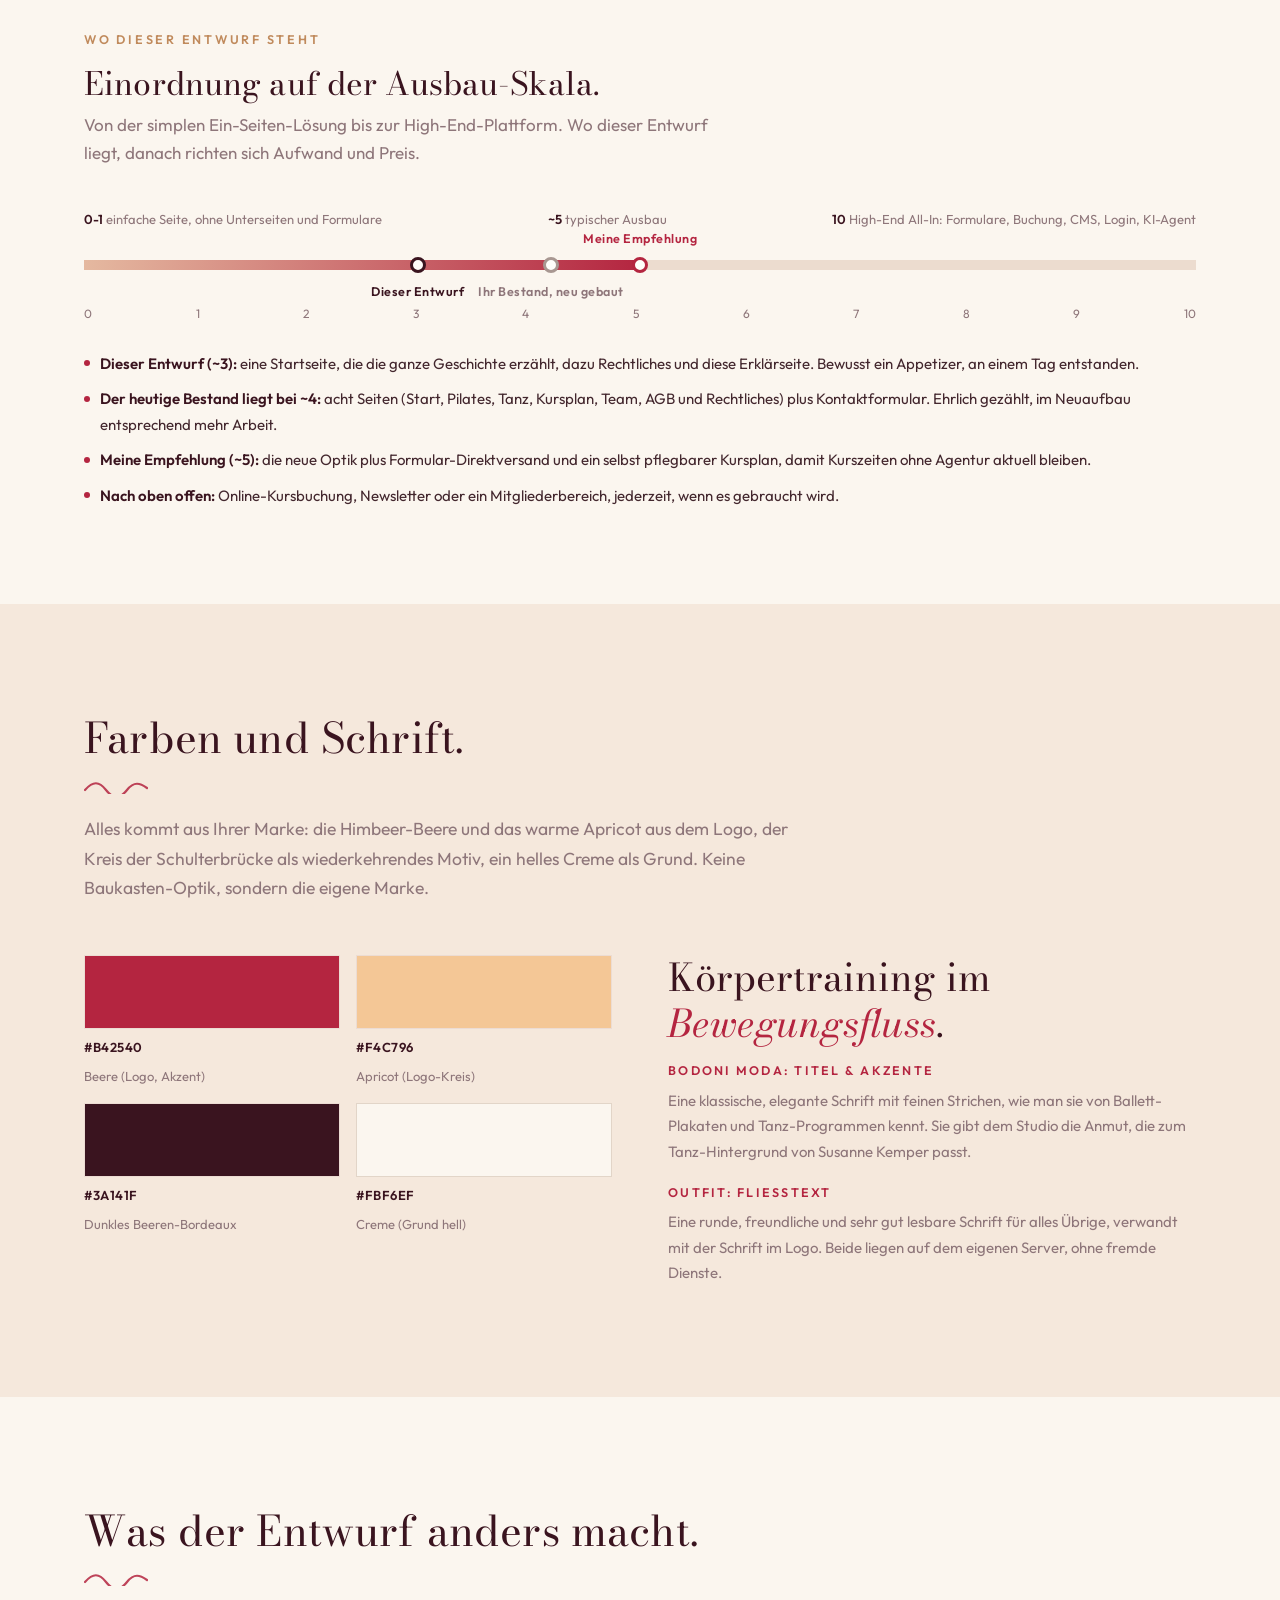
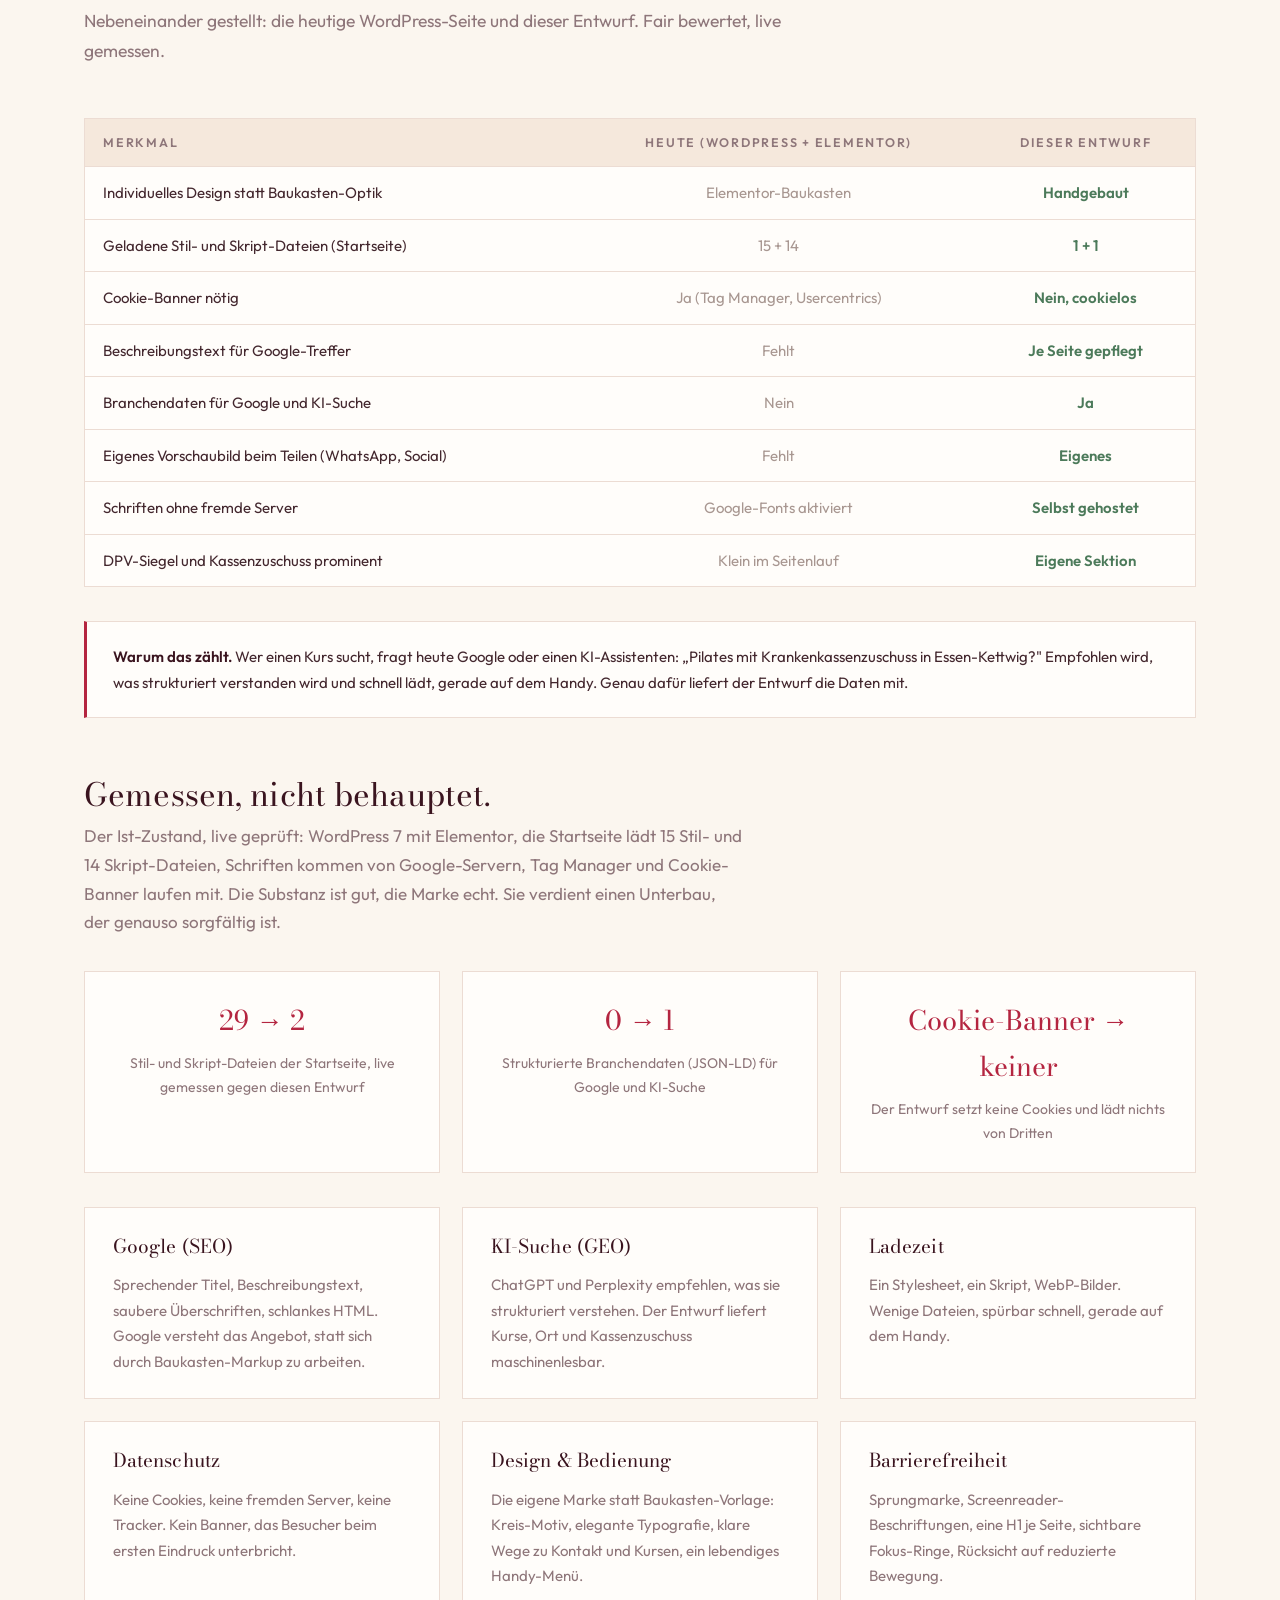
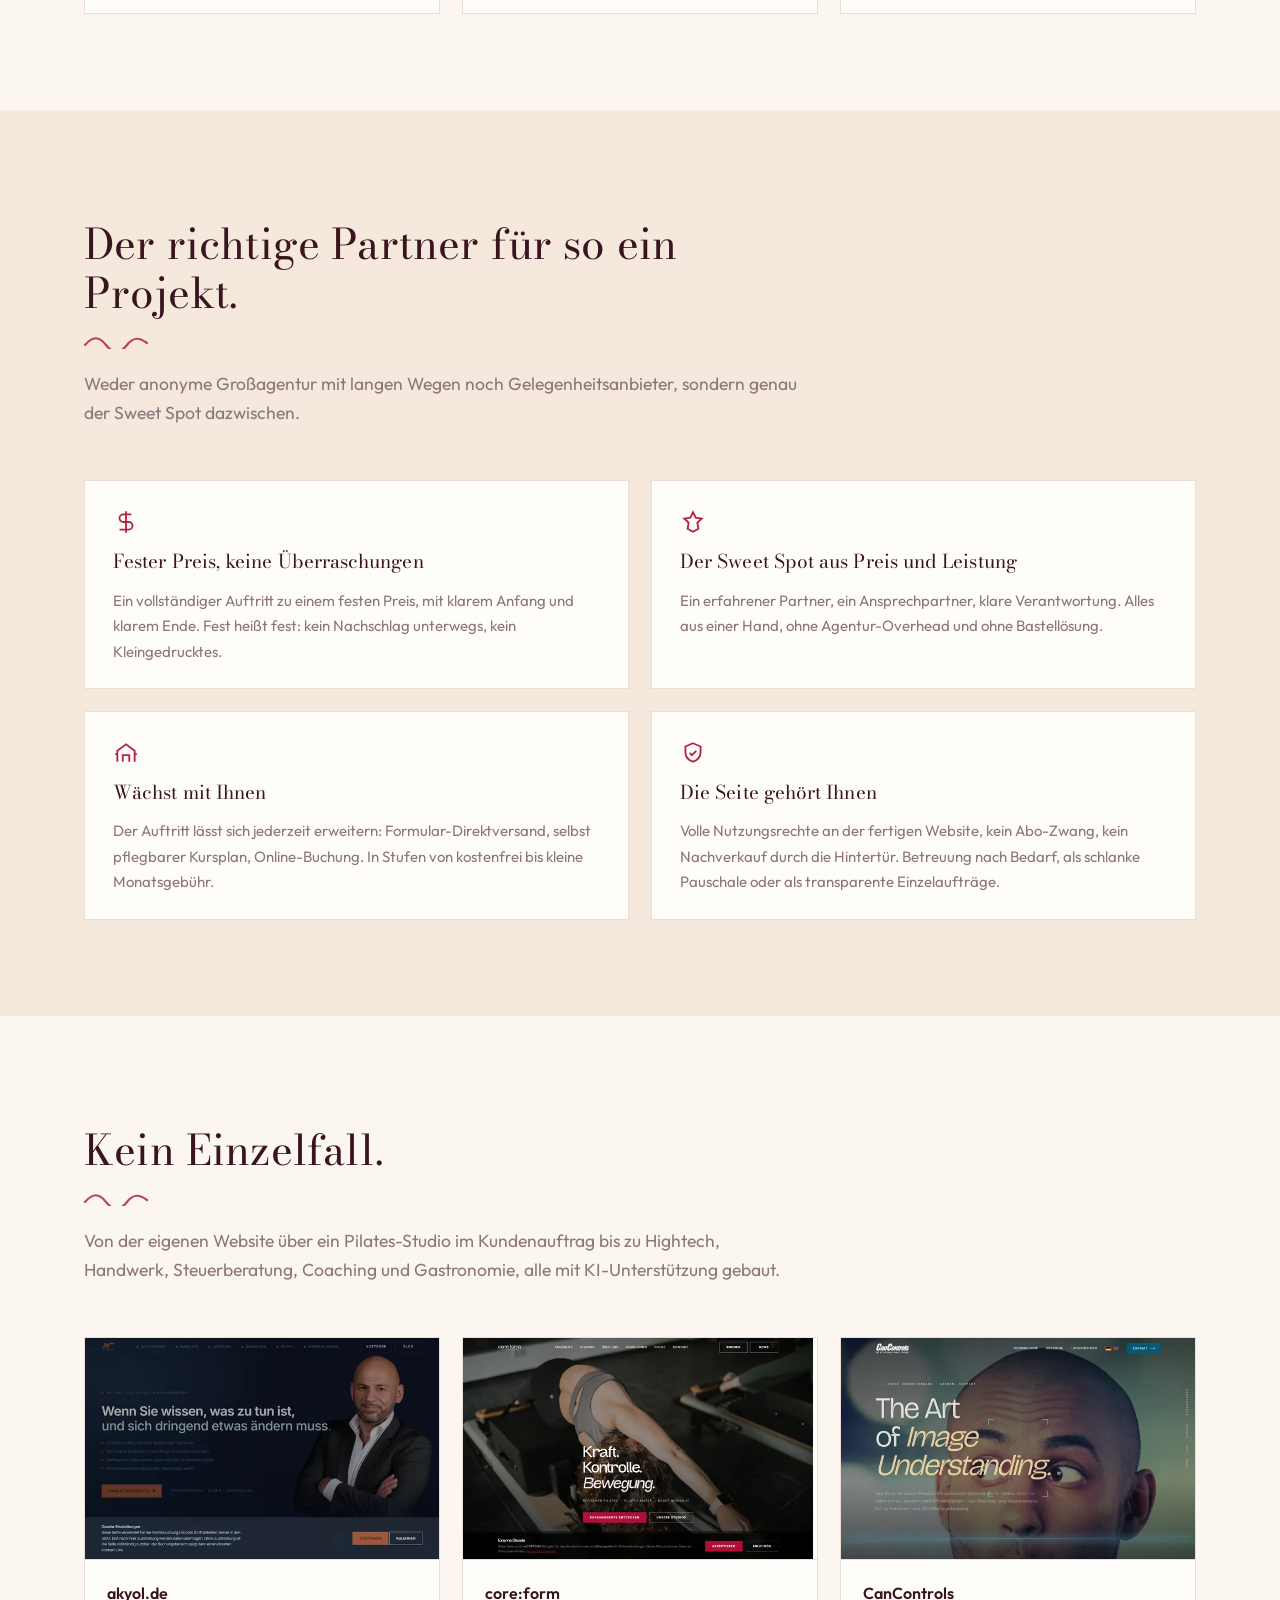
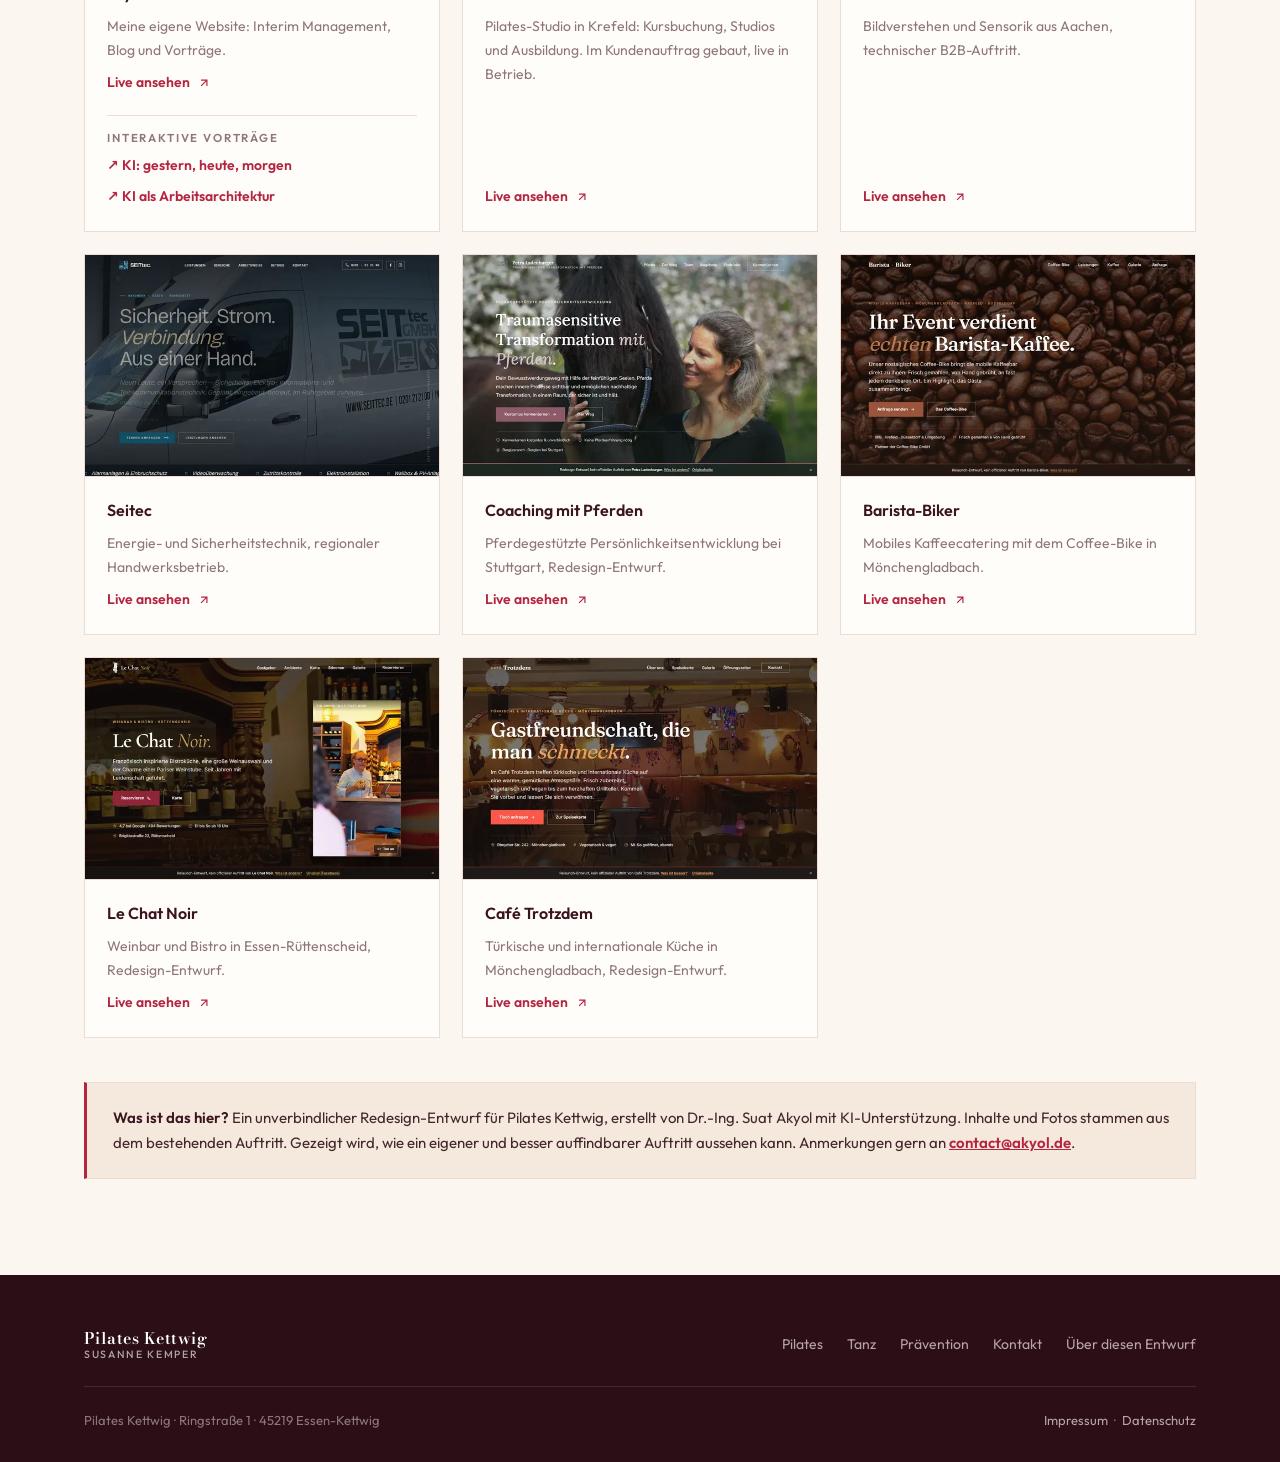
<file: hinweise.html>
<!doctype html>
<html lang="de">
<head>
<meta charset="utf-8">
<meta name="viewport" content="width=device-width, initial-scale=1">
<meta name="robots" content="noindex, nofollow">
<title>Über diesen Entwurf | Pilates Kettwig</title>
<meta name="description" content="Redesign-Entwurf für pilates-kettwig.de: was der Entwurf gegenüber der heutigen WordPress-Seite anders macht, wie er entstand und warum sich die Zusammenarbeit lohnt.">
<link rel="icon" href="media/favicon-32.png" sizes="32x32">
<link rel="apple-touch-icon" href="media/favicon-180.png">
<link rel="stylesheet" href="css/site.css?v=1">
</head>
<body class="sub">
<a href="#main" class="skip">Zum Inhalt springen</a>

<!-- #chrome:header -->
<header class="nav" id="nav">
  <div class="wrap">
    <a href="index.html#top" class="brand" aria-label="Startseite">
      <img src="media/logo-icon.png" alt="" width="46" height="46">
      <b>Pilates Kettwig<span>Susanne Kemper</span></b>
    </a>
    <nav class="nav__links" aria-label="Hauptnavigation">
      <a href="index.html#pilates">Pilates</a>
      <a href="index.html#tanz">Tanz</a>
      <a href="index.html#praevention">Prävention</a>
      <a href="index.html#team">Team</a>
      <a href="index.html#kontakt" class="btn nav__cta">Kontakt</a>
    </nav>
    <button class="burger" id="burger" aria-label="Menü öffnen" aria-expanded="false"><span></span><span></span><span></span></button>
  </div>
</header>
<nav class="mmenu" id="mmenu" aria-label="Mobile Navigation" inert>
  <div class="mmenu__links">
    <a href="index.html#pilates">Pilates</a>
    <a href="index.html#tanz">Tanz</a>
    <a href="index.html#praevention">Prävention</a>
    <a href="index.html#team">Team</a>
    <a href="index.html#kontakt">Kontakt</a>
  </div>
  <div class="mmenu__foot">
    <a class="btn btn--beere" href="index.html#kontakt">Kontakt aufnehmen
      <svg viewBox="0 0 24 24" fill="none" stroke="currentColor" stroke-width="2"><path d="M5 12h14M13 6l6 6-6 6"/></svg></a>
    <div class="mmenu__contact">
      <a href="tel:+491715161156"><svg viewBox="0 0 24 24" fill="none" stroke="currentColor" stroke-width="1.8"><path d="M4 5c0 8 7 15 15 15v-3.5l-4-1.5-2 2a12 12 0 0 1-6-6l2-2L7.5 5H4Z"/></svg>Anrufen</a>
      <a href="https://wa.me/491715161156" target="_blank" rel="noopener"><svg viewBox="0 0 24 24" fill="none" stroke="currentColor" stroke-width="1.8"><path d="M21 11.5a8.5 8.5 0 0 1-12.4 7.6L3 21l1.9-5.6A8.5 8.5 0 1 1 21 11.5Z"/></svg>WhatsApp</a>
    </div>
    <div class="mmenu__meta">Ringstraße 1 &middot; 45219 Essen-Kettwig</div>
  </div>
</nav>
<!-- /#chrome:header -->

<section class="subhero" id="main">
  <div class="wrap">
    <div class="crumb"><a href="index.html#top">Start</a> &nbsp;/&nbsp; Über diesen Entwurf</div>
    <div class="eyebrow" style="margin-top:20px">Redesign-Demonstrator</div>
    <h1>Über diesen Entwurf<span class="dot">.</span></h1>
    <p>Was Sie hier sehen, was der Entwurf gegenüber der heutigen WordPress-Seite anders macht, was für den Live-Betrieb noch offen wäre und warum sich die Zusammenarbeit lohnt.</p>
    <div class="toc">
      <a href="#neu"><span class="num">01</span>Neu gebaut</a>
      <a href="#skala"><span class="num">02</span>Ausbau-Skala</a>
      <a href="#design"><span class="num">03</span>Design</a>
      <a href="#vergleich"><span class="num">04</span>Vergleich</a>
      <a href="#warum"><span class="num">05</span>Warum ich</a>
      <a href="#referenzen"><span class="num">06</span>Referenzen</a>
    </div>
  </div>
</section>

<section class="section" id="neu">
  <div class="wrap">
    <div class="note-box" style="margin-bottom:52px">
      <b>Bitte beachten.</b> Diese Seite ist ein unverbindlicher Entwurf und nicht öffentlich auffindbar (für Suchmaschinen gesperrt). Sie wurde ausschließlich aus öffentlich verfügbaren Inhalten und Fotos von pilates-kettwig.de zusammengestellt, steht in keiner Verbindung zum offiziellen Auftritt und konkurriert nicht mit dem Original. Auf Wunsch wird sie jederzeit vollständig entfernt.
    </div>

    <div class="split" style="align-items:start">
      <div>
        <div class="stat">Neu gebaut</div>
        <h2 style="font-size:clamp(26px,3.8vw,40px);color:var(--wein);margin:14px 0 12px">Ihre Inhalte, ein neues Zuhause.</h2>
        <p class="prose">Die bestehende Seite ist freundlich geschrieben und hat eine erkennbare Marke. Für diesen Entwurf wurden die Inhalte übernommen und in ein eigenes, handgebautes Design gebracht: die Beere und das Apricot aus Ihrem Logo, dazu eine elegante Schrift, wie man sie von Ballett-Plakaten kennt. Alles auf einer Seite, vom ersten Eindruck bis zum Reformer-Hinweis, mit einem klaren Weg zur Kontaktaufnahme.</p>
        <p class="prose" style="margin-top:12px">Eine kleine Anpassung am Rande: Aus dem „Bewegungsfluß" der heutigen Seite wurde im Entwurf der „Bewegungsfluss" nach aktueller Rechtschreibung. Wenn die alte Schreibweise gewollt ist, ist sie mit einem Handgriff zurück.</p>
      </div>
      <div class="two" style="grid-template-columns:1fr">
        <div class="card">
          <h3>Fertig und funktionsfähig</h3>
          <ul class="chk">
            <li><svg class="ok" viewBox="0 0 24 24" fill="none" stroke="currentColor" stroke-width="2"><path d="M20 6L9 17l-5-5"/></svg>Eigenes Design-System aus Ihrem Logo (Beere, Apricot, Kreis-Motiv)</li>
            <li><svg class="ok" viewBox="0 0 24 24" fill="none" stroke="currentColor" stroke-width="2"><path d="M20 6L9 17l-5-5"/></svg>Für Smartphone, Tablet und Desktop optimiert</li>
            <li><svg class="ok" viewBox="0 0 24 24" fill="none" stroke="currentColor" stroke-width="2"><path d="M20 6L9 17l-5-5"/></svg>Pilates, Tanz, Prävention und Team als eine klare Erzählung</li>
            <li><svg class="ok" viewBox="0 0 24 24" fill="none" stroke="currentColor" stroke-width="2"><path d="M20 6L9 17l-5-5"/></svg>Strukturierte Branchendaten für Google und KI-Suche</li>
            <li><svg class="ok" viewBox="0 0 24 24" fill="none" stroke="currentColor" stroke-width="2"><path d="M20 6L9 17l-5-5"/></svg>Ohne Cookies und fremde Tracker, Schriften selbst gehostet</li>
            <li><svg class="ok" viewBox="0 0 24 24" fill="none" stroke="currentColor" stroke-width="2"><path d="M20 6L9 17l-5-5"/></svg>DPV-Premium-Siegel und Kassenzuschuss prominent belegt</li>
          </ul>
        </div>
        <div class="card">
          <h3>Für den Live-Betrieb offen</h3>
          <ul class="chk">
            <li><svg class="todo" viewBox="0 0 24 24" fill="none" stroke="currentColor" stroke-width="2"><circle cx="12" cy="12" r="9"/><path d="M12 8v4l3 2"/></svg>Kontaktformular an das Studio-Postfach anbinden</li>
            <li><svg class="todo" viewBox="0 0 24 24" fill="none" stroke="currentColor" stroke-width="2"><circle cx="12" cy="12" r="9"/><path d="M12 8v4l3 2"/></svg>Kursplan als eigene, selbst pflegbare Seite ergänzen</li>
            <li><svg class="todo" viewBox="0 0 24 24" fill="none" stroke="currentColor" stroke-width="2"><circle cx="12" cy="12" r="9"/><path d="M12 8v4l3 2"/></svg>Impressum, Datenschutz und AGB mit den vollständigen Angaben füllen</li>
            <li><svg class="todo" viewBox="0 0 24 24" fill="none" stroke="currentColor" stroke-width="2"><circle cx="12" cy="12" r="9"/><path d="M12 8v4l3 2"/></svg>Auf die eigene Domain legen und für Suchmaschinen freigeben</li>
          </ul>
        </div>
      </div>
    </div>

    <div class="note-box" style="margin-top:34px;background:var(--white)">
      <b>Technik &amp; Sorgenfreiheit.</b> Die heutige Seite läuft auf WordPress mit dem Elementor-Baukasten. Der bestehende Auftritt bleibt völlig unangetastet, wird vollständig gesichert und ist auch nach einer Umstellung jederzeit wiederherstellbar: es geht nichts verloren, kein Risiko. Die neue Seite läuft zunächst als Vorschau parallel, bis sie freigegeben wird. Und der Auftritt wächst in Stufen mit: vom Formular-Direktversand über einen selbst pflegbaren Kursplan bis zu Online-Buchung und datensparsamer Besucher-Statistik. Von kostenfrei über nutzungsbasiert bis zu einer kleinen Monatsgebühr, ganz nach Bedarf.
    </div>

    <div class="scale" style="margin-top:58px">
      <div class="eyebrow">Wo dieser Entwurf steht</div>
      <h3 id="skala" style="font-size:clamp(24px,3.4vw,32px);color:var(--wein);margin:12px 0 8px;scroll-margin-top:88px">Einordnung auf der Ausbau-Skala.</h3>
      <p style="color:var(--muted);max-width:660px;margin-bottom:40px">Von der simplen Ein-Seiten-Lösung bis zur High-End-Plattform. Wo dieser Entwurf liegt, danach richten sich Aufwand und Preis.</p>
      <div class="scale__caps">
        <span><b>0-1</b> einfache Seite, ohne Unterseiten und Formulare</span>
        <span class="mid"><b>~5</b> typischer Ausbau</span>
        <span class="end"><b>10</b> High-End All-In: Formulare, Buchung, CMS, Login, KI-Agent</span>
      </div>
      <div class="scale__track">
        <div class="scale__fill" style="width:50%"></div>
        <div class="scale__mk scale__mk--now" style="left:30%"><i></i><span class="scale__lab">Dieser Entwurf</span></div>
        <div class="scale__mk scale__mk--ist" style="left:42%"><i style="border-color:#a89791"></i><span class="scale__lab" style="top:16px;color:var(--muted)">Ihr Bestand, neu gebaut</span></div>
        <div class="scale__mk scale__mk--rec" style="left:50%"><i></i><span class="scale__lab">Meine Empfehlung</span></div>
      </div>
      <div class="scale__nums"><span>0</span><span>1</span><span>2</span><span>3</span><span>4</span><span>5</span><span>6</span><span>7</span><span>8</span><span>9</span><span>10</span></div>
      <ul class="scale__why">
        <li><b>Dieser Entwurf (~3):</b> eine Startseite, die die ganze Geschichte erzählt, dazu Rechtliches und diese Erklärseite. Bewusst ein Appetizer, an einem Tag entstanden.</li>
        <li><b>Der heutige Bestand liegt bei ~4:</b> acht Seiten (Start, Pilates, Tanz, Kursplan, Team, AGB und Rechtliches) plus Kontaktformular. Ehrlich gezählt, im Neuaufbau entsprechend mehr Arbeit.</li>
        <li><b>Meine Empfehlung (~5):</b> die neue Optik plus Formular-Direktversand und ein selbst pflegbarer Kursplan, damit Kurszeiten ohne Agentur aktuell bleiben.</li>
        <li><b>Nach oben offen:</b> Online-Kursbuchung, Newsletter oder ein Mitgliederbereich, jederzeit, wenn es gebraucht wird.</li>
      </ul>
    </div>
  </div>
</section>

<section class="section section--puder" id="design">
  <div class="wrap">
    <div class="shead reveal">
      <h2>Farben und Schrift.</h2>
      <span class="zier"></span>
      <p>Alles kommt aus Ihrer Marke: die Himbeer-Beere und das warme Apricot aus dem Logo, der Kreis der Schulterbrücke als wiederkehrendes Motiv, ein helles Creme als Grund. Keine Baukasten-Optik, sondern die eigene Marke.</p>
    </div>
    <div class="ds reveal">
      <div>
        <div class="ds__sw">
          <div class="ds__c"><div class="ds__chip" style="background:#B42540"></div><span class="hex">#B42540</span><span class="nm">Beere (Logo, Akzent)</span></div>
          <div class="ds__c"><div class="ds__chip" style="background:#F4C796"></div><span class="hex">#F4C796</span><span class="nm">Apricot (Logo-Kreis)</span></div>
          <div class="ds__c"><div class="ds__chip" style="background:#3A141F"></div><span class="hex">#3A141F</span><span class="nm">Dunkles Beeren-Bordeaux</span></div>
          <div class="ds__c"><div class="ds__chip" style="background:#FBF6EF;border-color:#e2d5c8"></div><span class="hex">#FBF6EF</span><span class="nm">Creme (Grund hell)</span></div>
        </div>
      </div>
      <div class="ds__type">
        <div class="big">Körpertraining im <em>Bewegungsfluss</em>.</div>
        <div class="cap">Bodoni Moda: Titel &amp; Akzente</div>
        <p>Eine klassische, elegante Schrift mit feinen Strichen, wie man sie von Ballett-Plakaten und Tanz-Programmen kennt. Sie gibt dem Studio die Anmut, die zum Tanz-Hintergrund von Susanne Kemper passt.</p>
        <div class="cap" style="margin-top:18px">Outfit: Fließtext</div>
        <p>Eine runde, freundliche und sehr gut lesbare Schrift für alles Übrige, verwandt mit der Schrift im Logo. Beide liegen auf dem eigenen Server, ohne fremde Dienste.</p>
      </div>
    </div>
  </div>
</section>

<section class="section" id="vergleich">
  <div class="wrap">
    <div class="shead reveal">
      <h2>Was der Entwurf anders macht.</h2>
      <span class="zier"></span>
      <p>Nebeneinander gestellt: die heutige WordPress-Seite und dieser Entwurf. Fair bewertet, live gemessen.</p>
    </div>
    <div class="ctable-wrap">
      <table class="ctable">
        <thead><tr><th>Merkmal</th><th class="col-c">Heute (WordPress + Elementor)</th><th class="col-c">Dieser Entwurf</th></tr></thead>
        <tbody>
          <tr><td>Individuelles Design statt Baukasten-Optik</td><td class="col-c no">Elementor-Baukasten</td><td class="col-c yes">Handgebaut</td></tr>
          <tr><td>Geladene Stil- und Skript-Dateien (Startseite)</td><td class="col-c no">15 + 14</td><td class="col-c yes">1 + 1</td></tr>
          <tr><td>Cookie-Banner nötig</td><td class="col-c no">Ja (Tag Manager, Usercentrics)</td><td class="col-c yes">Nein, cookielos</td></tr>
          <tr><td>Beschreibungstext für Google-Treffer</td><td class="col-c no">Fehlt</td><td class="col-c yes">Je Seite gepflegt</td></tr>
          <tr><td>Branchendaten für Google und KI-Suche</td><td class="col-c no">Nein</td><td class="col-c yes">Ja</td></tr>
          <tr><td>Eigenes Vorschaubild beim Teilen (WhatsApp, Social)</td><td class="col-c no">Fehlt</td><td class="col-c yes">Eigenes</td></tr>
          <tr><td>Schriften ohne fremde Server</td><td class="col-c no">Google-Fonts aktiviert</td><td class="col-c yes">Selbst gehostet</td></tr>
          <tr><td>DPV-Siegel und Kassenzuschuss prominent</td><td class="col-c no">Klein im Seitenlauf</td><td class="col-c yes">Eigene Sektion</td></tr>
        </tbody>
      </table>
    </div>
    <div class="note-box" style="margin-top:34px;background:var(--white)">
      <b>Warum das zählt.</b> Wer einen Kurs sucht, fragt heute Google oder einen KI-Assistenten: „Pilates mit Krankenkassenzuschuss in Essen-Kettwig?" Empfohlen wird, was strukturiert verstanden wird und schnell lädt, gerade auf dem Handy. Genau dafür liefert der Entwurf die Daten mit.
    </div>

    <div style="margin-top:58px">
      <h3 style="font-size:clamp(24px,3.4vw,32px);color:var(--wein);margin:12px 0 8px">Gemessen, nicht behauptet.</h3>
      <p style="color:var(--muted);max-width:660px;margin-bottom:34px">Der Ist-Zustand, live geprüft: WordPress 7 mit Elementor, die Startseite lädt 15 Stil- und 14 Skript-Dateien, Schriften kommen von Google-Servern, Tag Manager und Cookie-Banner laufen mit. Die Substanz ist gut, die Marke echt. Sie verdient einen Unterbau, der genauso sorgfältig ist.</p>
    </div>
    <div class="metrics">
      <div class="metric"><div class="big">29 → 2</div><div class="lbl">Stil- und Skript-Dateien der Startseite, live gemessen gegen diesen Entwurf</div></div>
      <div class="metric"><div class="big">0 → 1</div><div class="lbl">Strukturierte Branchendaten (JSON-LD) für Google und KI-Suche</div></div>
      <div class="metric"><div class="big">Cookie-Banner → keiner</div><div class="lbl">Der Entwurf setzt keine Cookies und lädt nichts von Dritten</div></div>
    </div>
    <div class="why">
      <div class="card"><h3>Google (SEO)</h3><p>Sprechender Titel, Beschreibungstext, saubere Überschriften, schlankes HTML. Google versteht das Angebot, statt sich durch Baukasten-Markup zu arbeiten.</p></div>
      <div class="card"><h3>KI-Suche (GEO)</h3><p>ChatGPT und Perplexity empfehlen, was sie strukturiert verstehen. Der Entwurf liefert Kurse, Ort und Kassenzuschuss maschinenlesbar.</p></div>
      <div class="card"><h3>Ladezeit</h3><p>Ein Stylesheet, ein Skript, WebP-Bilder. Wenige Dateien, spürbar schnell, gerade auf dem Handy.</p></div>
      <div class="card"><h3>Datenschutz</h3><p>Keine Cookies, keine fremden Server, keine Tracker. Kein Banner, das Besucher beim ersten Eindruck unterbricht.</p></div>
      <div class="card"><h3>Design &amp; Bedienung</h3><p>Die eigene Marke statt Baukasten-Vorlage: Kreis-Motiv, elegante Typografie, klare Wege zu Kontakt und Kursen, ein lebendiges Handy-Menü.</p></div>
      <div class="card"><h3>Barrierefreiheit</h3><p>Sprungmarke, Screenreader-Beschriftungen, eine H1 je Seite, sichtbare Fokus-Ringe, Rücksicht auf reduzierte Bewegung.</p></div>
    </div>
  </div>
</section>

<section class="section section--puder" id="warum">
  <div class="wrap">
    <div class="shead reveal">
      <h2>Der richtige Partner für so ein Projekt.</h2>
      <span class="zier"></span>
      <p>Weder anonyme Großagentur mit langen Wegen noch Gelegenheitsanbieter, sondern genau der Sweet Spot dazwischen.</p>
    </div>
    <div class="why why--four">
      <div class="card">
        <svg class="ic" viewBox="0 0 24 24" fill="none" stroke="currentColor" stroke-width="1.7"><path d="M12 2v20M17 5H9.5a3.5 3.5 0 0 0 0 7h5a3.5 3.5 0 0 1 0 7H6"/></svg>
        <h3>Fester Preis, keine Überraschungen</h3>
        <p>Ein vollständiger Auftritt zu einem festen Preis, mit klarem Anfang und klarem Ende. Fest heißt fest: kein Nachschlag unterwegs, kein Kleingedrucktes.</p>
      </div>
      <div class="card">
        <svg class="ic" viewBox="0 0 24 24" fill="none" stroke="currentColor" stroke-width="1.7"><path d="M12 3l2.5 5 5.5.8-4 3.9 1 5.5L12 21l-5-2.8 1-5.5-4-3.9L9.5 8 12 3Z"/></svg>
        <h3>Der Sweet Spot aus Preis und Leistung</h3>
        <p>Ein erfahrener Partner, ein Ansprechpartner, klare Verantwortung. Alles aus einer Hand, ohne Agentur-Overhead und ohne Bastellösung.</p>
      </div>
      <div class="card">
        <svg class="ic" viewBox="0 0 24 24" fill="none" stroke="currentColor" stroke-width="1.7"><path d="M4 20V10l8-6 8 6v10"/><path d="M9 20v-6h6v6"/><path d="M20 13h2M2 13h2"/></svg>
        <h3>Wächst mit Ihnen</h3>
        <p>Der Auftritt lässt sich jederzeit erweitern: Formular-Direktversand, selbst pflegbarer Kursplan, Online-Buchung. In Stufen von kostenfrei bis kleine Monatsgebühr.</p>
      </div>
      <div class="card">
        <svg class="ic" viewBox="0 0 24 24" fill="none" stroke="currentColor" stroke-width="1.7"><path d="M12 3l7 3v5c0 4.4-3 7.6-7 9-4-1.4-7-4.6-7-9V6l7-3Z"/><path d="M9 12l2 2 4-4"/></svg>
        <h3>Die Seite gehört Ihnen</h3>
        <p>Volle Nutzungsrechte an der fertigen Website, kein Abo-Zwang, kein Nachverkauf durch die Hintertür. Betreuung nach Bedarf, als schlanke Pauschale oder als transparente Einzelaufträge.</p>
      </div>
    </div>
  </div>
</section>

<section class="section" id="referenzen">
  <div class="wrap">
    <div class="shead reveal">
      <h2>Kein Einzelfall.</h2>
      <span class="zier"></span>
      <p>Von der eigenen Website über ein Pilates-Studio im Kundenauftrag bis zu Hightech, Handwerk, Steuerberatung, Coaching und Gastronomie, alle mit KI-Unterstützung gebaut.</p>
    </div>
    <div class="refs">
      <div class="ref">
        <img class="ref__shot" src="media/refs/akyol.webp" alt="Startseite von akyol.de" width="640" height="400" loading="lazy" decoding="async">
        <div class="ref__body">
          <h4>akyol.de</h4>
          <p>Meine eigene Website: Interim Management, Blog und Vorträge.</p>
          <a href="https://www.akyol.de" target="_blank" rel="noopener">Live ansehen <svg viewBox="0 0 24 24" fill="none" stroke="currentColor" stroke-width="2"><path d="M7 17L17 7M7 7h10v10"/></svg></a>
          <div class="ref__extra"><div class="lbl">Interaktive Vorträge</div>
            <a href="https://akyol.de/presentations/ki-gestern-heute-morgen/" target="_blank" rel="noopener">↗ KI: gestern, heute, morgen</a>
            <a href="https://akyol.de/presentations/ki-arbeitsarchitektur/" target="_blank" rel="noopener">↗ KI als Arbeitsarchitektur</a>
          </div>
        </div>
      </div>
      <div class="ref">
        <img class="ref__shot" src="media/refs/coreform.webp" alt="Startseite von core:form" width="640" height="400" loading="lazy" decoding="async">
        <div class="ref__body">
          <h4>core:form</h4>
          <p>Pilates-Studio in Krefeld: Kursbuchung, Studios und Ausbildung. Im Kundenauftrag gebaut, live in Betrieb.</p>
          <a href="https://www.core-form.de" target="_blank" rel="noopener">Live ansehen <svg viewBox="0 0 24 24" fill="none" stroke="currentColor" stroke-width="2"><path d="M7 17L17 7M7 7h10v10"/></svg></a>
        </div>
      </div>
      <div class="ref">
        <img class="ref__shot" src="media/refs/cancontrols.webp" alt="Startseite von CanControls" width="640" height="400" loading="lazy" decoding="async">
        <div class="ref__body">
          <h4>CanControls</h4>
          <p>Bildverstehen und Sensorik aus Aachen, technischer B2B-Auftritt.</p>
          <a href="https://suak0903.github.io/cancontrols/" target="_blank" rel="noopener">Live ansehen <svg viewBox="0 0 24 24" fill="none" stroke="currentColor" stroke-width="2"><path d="M7 17L17 7M7 7h10v10"/></svg></a>
        </div>
      </div>
      <div class="ref">
        <img class="ref__shot" src="media/refs/seitec.webp" alt="Startseite von Seitec" width="640" height="400" loading="lazy" decoding="async">
        <div class="ref__body">
          <h4>Seitec</h4>
          <p>Energie- und Sicherheitstechnik, regionaler Handwerksbetrieb.</p>
          <a href="https://suak0903.github.io/seitec/" target="_blank" rel="noopener">Live ansehen <svg viewBox="0 0 24 24" fill="none" stroke="currentColor" stroke-width="2"><path d="M7 17L17 7M7 7h10v10"/></svg></a>
        </div>
      </div>
      <div class="ref">
        <img class="ref__shot" src="media/refs/petra.webp" alt="Startseite des Petra-Ladenburger-Entwurfs" width="640" height="400" loading="lazy" decoding="async">
        <div class="ref__body">
          <h4>Coaching mit Pferden</h4>
          <p>Pferdegestützte Persönlichkeitsentwicklung bei Stuttgart, Redesign-Entwurf.</p>
          <a href="https://suak0903.github.io/petra-pferde/" target="_blank" rel="noopener">Live ansehen <svg viewBox="0 0 24 24" fill="none" stroke="currentColor" stroke-width="2"><path d="M7 17L17 7M7 7h10v10"/></svg></a>
        </div>
      </div>
      <div class="ref">
        <img class="ref__shot" src="media/refs/barista.webp" alt="Startseite des Barista-Biker-Entwurfs" width="640" height="400" loading="lazy" decoding="async">
        <div class="ref__body">
          <h4>Barista-Biker</h4>
          <p>Mobiles Kaffeecatering mit dem Coffee-Bike in Mönchengladbach.</p>
          <a href="https://barista-biker.de/" target="_blank" rel="noopener">Live ansehen <svg viewBox="0 0 24 24" fill="none" stroke="currentColor" stroke-width="2"><path d="M7 17L17 7M7 7h10v10"/></svg></a>
        </div>
      </div>
      <div class="ref">
        <img class="ref__shot" src="media/refs/lechatnoir.webp" alt="Startseite des Le-Chat-Noir-Entwurfs" width="640" height="400" loading="lazy" decoding="async">
        <div class="ref__body">
          <h4>Le Chat Noir</h4>
          <p>Weinbar und Bistro in Essen-Rüttenscheid, Redesign-Entwurf.</p>
          <a href="https://suak0903.github.io/le-chat-noir/" target="_blank" rel="noopener">Live ansehen <svg viewBox="0 0 24 24" fill="none" stroke="currentColor" stroke-width="2"><path d="M7 17L17 7M7 7h10v10"/></svg></a>
        </div>
      </div>
      <div class="ref">
        <img class="ref__shot" src="media/refs/cafetrotzdem.webp" alt="Startseite des Café-Trotzdem-Entwurfs" width="640" height="400" loading="lazy" decoding="async">
        <div class="ref__body">
          <h4>Café Trotzdem</h4>
          <p>Türkische und internationale Küche in Mönchengladbach, Redesign-Entwurf.</p>
          <a href="https://suak0903.github.io/cafe-trotzdem/" target="_blank" rel="noopener">Live ansehen <svg viewBox="0 0 24 24" fill="none" stroke="currentColor" stroke-width="2"><path d="M7 17L17 7M7 7h10v10"/></svg></a>
        </div>
      </div>
    </div>
    <div class="note-box" style="margin-top:44px">
      <b>Was ist das hier?</b> Ein unverbindlicher Redesign-Entwurf für Pilates Kettwig, erstellt von Dr.-Ing. Suat Akyol mit KI-Unterstützung. Inhalte und Fotos stammen aus dem bestehenden Auftritt. Gezeigt wird, wie ein eigener und besser auffindbarer Auftritt aussehen kann. Anmerkungen gern an <a href="mailto:contact@akyol.de" style="color:var(--beere);font-weight:600">contact@akyol.de</a>.
    </div>
  </div>
</section>

<!-- #chrome:footer -->
<footer class="foot">
  <div class="wrap">
    <div class="foot__top">
      <a href="index.html#top" class="brand"><b>Pilates Kettwig<span>Susanne Kemper</span></b></a>
      <nav class="foot__nav" aria-label="Footer">
        <a href="index.html#pilates">Pilates</a>
        <a href="index.html#tanz">Tanz</a>
        <a href="index.html#praevention">Prävention</a>
        <a href="index.html#kontakt">Kontakt</a>
        <a href="hinweise.html">Über diesen Entwurf</a>
      </nav>
    </div>
    <div class="foot__bottom">
      <span>Pilates Kettwig &middot; Ringstraße 1 &middot; 45219 Essen-Kettwig</span>
      <span><a href="impressum.html">Impressum</a> &nbsp;&middot;&nbsp; <a href="datenschutz.html">Datenschutz</a></span>
    </div>
  </div>
</footer>
<!-- /#chrome:footer -->

<button class="toc-top" id="tocTop" type="button" aria-label="Nach oben">
  <svg viewBox="0 0 24 24" fill="none" stroke="currentColor" stroke-width="2"><path d="M12 19V5M6 11l6-6 6 6"/></svg>
</button>

<script src="js/site.js?v=1" defer></script>
</body>
</html>
</file>
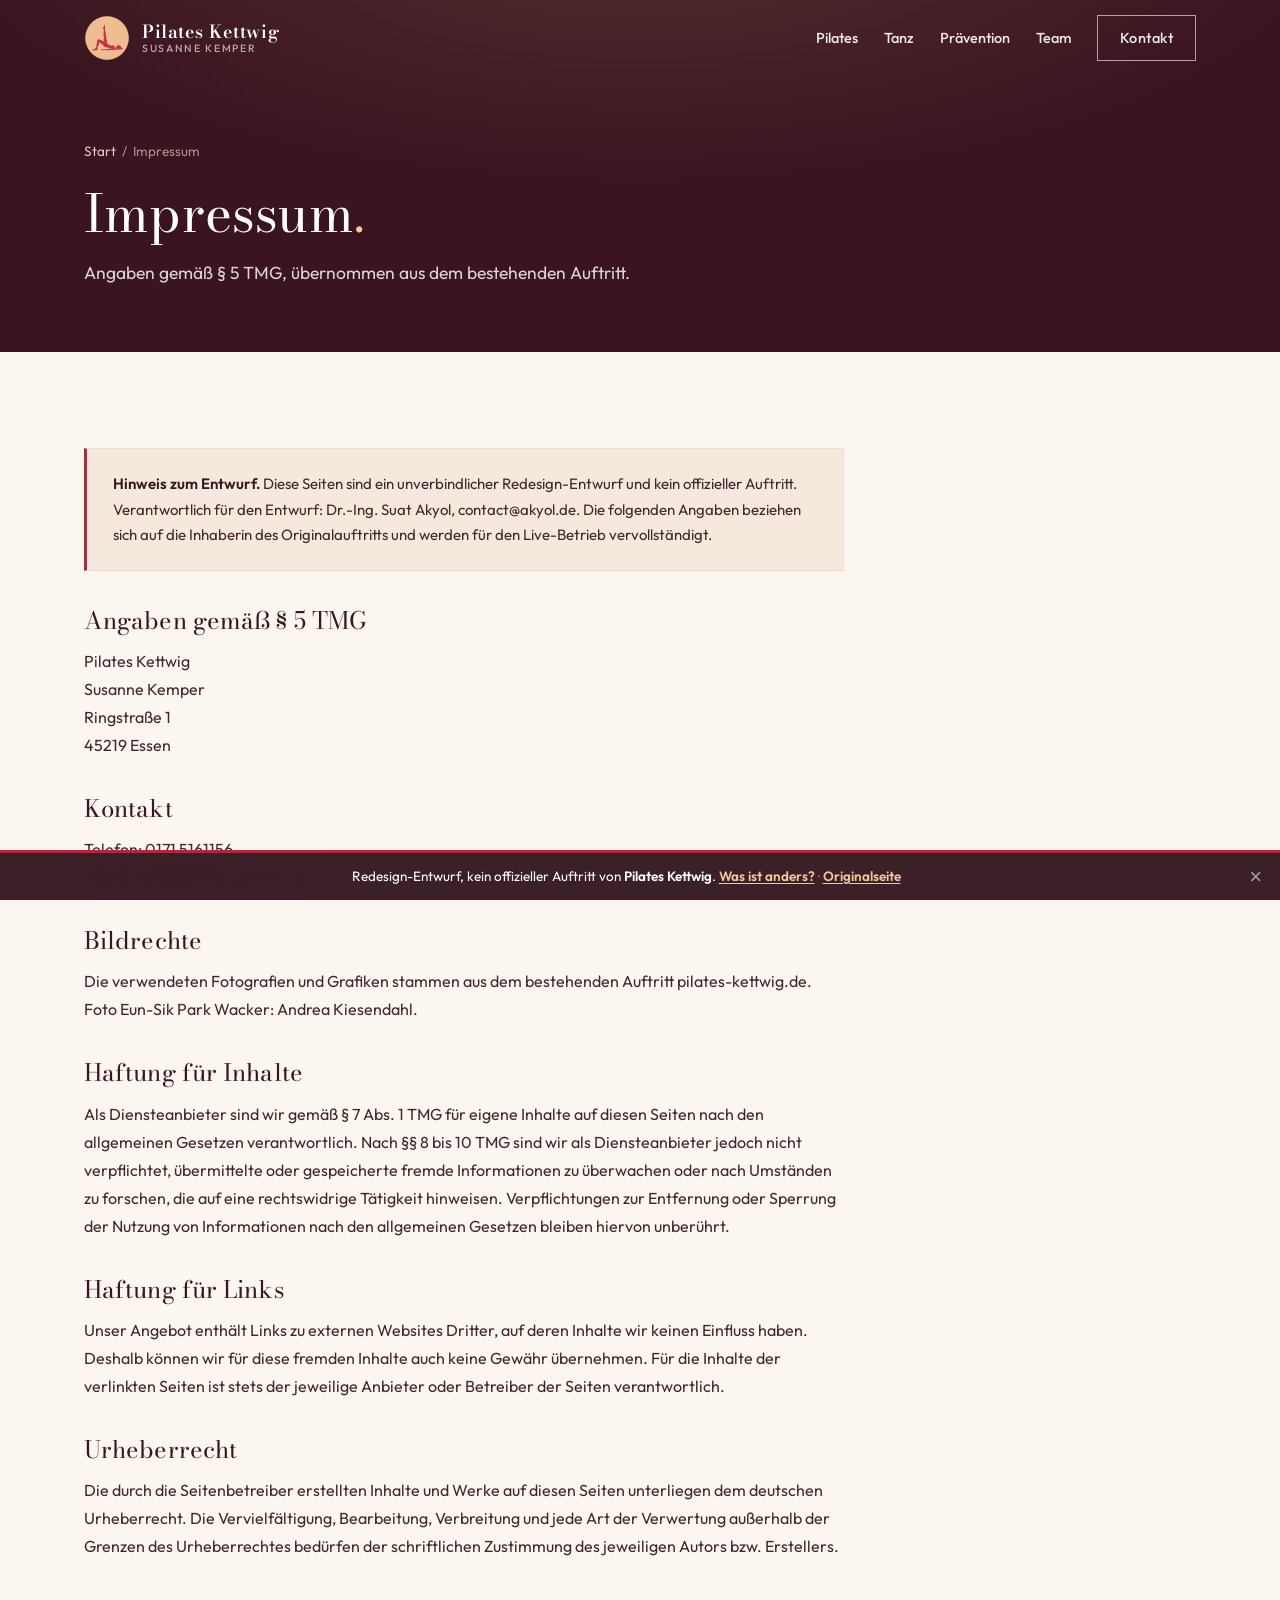
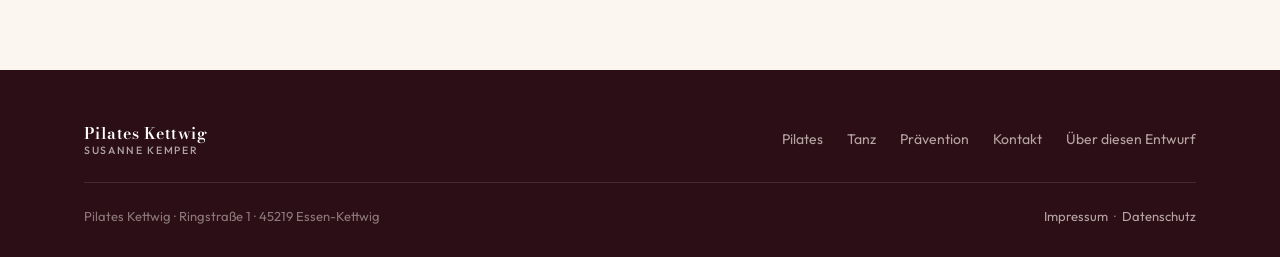
<file: impressum.html>
<!doctype html>
<html lang="de">
<head>
<meta charset="utf-8">
<meta name="viewport" content="width=device-width, initial-scale=1">
<meta name="robots" content="noindex, nofollow">
<title>Impressum | Pilates Kettwig</title>
<meta name="description" content="Impressum des Redesign-Entwurfs für Pilates Kettwig.">
<link rel="icon" href="media/favicon-32.png" sizes="32x32">
<link rel="apple-touch-icon" href="media/favicon-180.png">
<link rel="stylesheet" href="css/site.css?v=1">
</head>
<body class="sub">
<a href="#main" class="skip">Zum Inhalt springen</a>

<!-- #chrome:header -->
<header class="nav" id="nav">
  <div class="wrap">
    <a href="index.html#top" class="brand" aria-label="Startseite">
      <img src="media/logo-icon.png" alt="" width="46" height="46">
      <b>Pilates Kettwig<span>Susanne Kemper</span></b>
    </a>
    <nav class="nav__links" aria-label="Hauptnavigation">
      <a href="index.html#pilates">Pilates</a>
      <a href="index.html#tanz">Tanz</a>
      <a href="index.html#praevention">Prävention</a>
      <a href="index.html#team">Team</a>
      <a href="index.html#kontakt" class="btn nav__cta">Kontakt</a>
    </nav>
    <button class="burger" id="burger" aria-label="Menü öffnen" aria-expanded="false"><span></span><span></span><span></span></button>
  </div>
</header>
<nav class="mmenu" id="mmenu" aria-label="Mobile Navigation" inert>
  <div class="mmenu__links">
    <a href="index.html#pilates">Pilates</a>
    <a href="index.html#tanz">Tanz</a>
    <a href="index.html#praevention">Prävention</a>
    <a href="index.html#team">Team</a>
    <a href="index.html#kontakt">Kontakt</a>
  </div>
  <div class="mmenu__foot">
    <a class="btn btn--beere" href="index.html#kontakt">Kontakt aufnehmen
      <svg viewBox="0 0 24 24" fill="none" stroke="currentColor" stroke-width="2"><path d="M5 12h14M13 6l6 6-6 6"/></svg></a>
    <div class="mmenu__contact">
      <a href="tel:+491715161156"><svg viewBox="0 0 24 24" fill="none" stroke="currentColor" stroke-width="1.8"><path d="M4 5c0 8 7 15 15 15v-3.5l-4-1.5-2 2a12 12 0 0 1-6-6l2-2L7.5 5H4Z"/></svg>Anrufen</a>
      <a href="https://wa.me/491715161156" target="_blank" rel="noopener"><svg viewBox="0 0 24 24" fill="none" stroke="currentColor" stroke-width="1.8"><path d="M21 11.5a8.5 8.5 0 0 1-12.4 7.6L3 21l1.9-5.6A8.5 8.5 0 1 1 21 11.5Z"/></svg>WhatsApp</a>
    </div>
    <div class="mmenu__meta">Ringstraße 1 &middot; 45219 Essen-Kettwig</div>
  </div>
</nav>
<!-- /#chrome:header -->

<section class="subhero" id="main">
  <div class="wrap">
    <div class="crumb"><a href="index.html#top">Start</a> &nbsp;/&nbsp; Impressum</div>
    <h1 style="margin-top:20px">Impressum<span class="dot">.</span></h1>
    <p>Angaben gemäß § 5 TMG, übernommen aus dem bestehenden Auftritt.</p>
  </div>
</section>

<section class="section">
  <div class="wrap">
    <div class="prose" style="max-width:760px">
      <div class="note-box" style="margin-bottom:36px">
        <b>Hinweis zum Entwurf.</b> Diese Seiten sind ein unverbindlicher Redesign-Entwurf und kein offizieller Auftritt. Verantwortlich für den Entwurf: Dr.-Ing. Suat Akyol, contact@akyol.de. Die folgenden Angaben beziehen sich auf die Inhaberin des Originalauftritts und werden für den Live-Betrieb vervollständigt.
      </div>

      <h2>Angaben gemäß § 5 TMG</h2>
      <p>Pilates Kettwig<br>
      Susanne Kemper<br>
      Ringstraße 1<br>
      45219 Essen</p>

      <h2>Kontakt</h2>
      <p>Telefon: 0171 5161156<br>
      E-Mail: mail@pilates-kettwig.de</p>

      <h2>Bildrechte</h2>
      <p>Die verwendeten Fotografien und Grafiken stammen aus dem bestehenden Auftritt pilates-kettwig.de. Foto Eun-Sik Park Wacker: Andrea Kiesendahl.</p>

      <h2>Haftung für Inhalte</h2>
      <p>Als Diensteanbieter sind wir gemäß § 7 Abs. 1 TMG für eigene Inhalte auf diesen Seiten nach den allgemeinen Gesetzen verantwortlich. Nach §§ 8 bis 10 TMG sind wir als Diensteanbieter jedoch nicht verpflichtet, übermittelte oder gespeicherte fremde Informationen zu überwachen oder nach Umständen zu forschen, die auf eine rechtswidrige Tätigkeit hinweisen. Verpflichtungen zur Entfernung oder Sperrung der Nutzung von Informationen nach den allgemeinen Gesetzen bleiben hiervon unberührt.</p>

      <h2>Haftung für Links</h2>
      <p>Unser Angebot enthält Links zu externen Websites Dritter, auf deren Inhalte wir keinen Einfluss haben. Deshalb können wir für diese fremden Inhalte auch keine Gewähr übernehmen. Für die Inhalte der verlinkten Seiten ist stets der jeweilige Anbieter oder Betreiber der Seiten verantwortlich.</p>

      <h2>Urheberrecht</h2>
      <p>Die durch die Seitenbetreiber erstellten Inhalte und Werke auf diesen Seiten unterliegen dem deutschen Urheberrecht. Die Vervielfältigung, Bearbeitung, Verbreitung und jede Art der Verwertung außerhalb der Grenzen des Urheberrechtes bedürfen der schriftlichen Zustimmung des jeweiligen Autors bzw. Erstellers.</p>
    </div>
  </div>
</section>

<!-- #chrome:demobar -->
<div class="demobar" id="demobar">
  <span>Redesign-Entwurf, kein offizieller Auftritt von <b>Pilates Kettwig</b>. <a href="hinweise.html">Was ist anders?</a> <span class="demobar__sep">&middot;</span> <a href="https://pilates-kettwig.de/" target="_blank" rel="noopener">Originalseite</a></span>
  <button id="demoClose" aria-label="Hinweis schließen">&times;</button>
</div>
<!-- /#chrome:demobar -->
<!-- #chrome:footer -->
<footer class="foot">
  <div class="wrap">
    <div class="foot__top">
      <a href="index.html#top" class="brand"><b>Pilates Kettwig<span>Susanne Kemper</span></b></a>
      <nav class="foot__nav" aria-label="Footer">
        <a href="index.html#pilates">Pilates</a>
        <a href="index.html#tanz">Tanz</a>
        <a href="index.html#praevention">Prävention</a>
        <a href="index.html#kontakt">Kontakt</a>
        <a href="hinweise.html">Über diesen Entwurf</a>
      </nav>
    </div>
    <div class="foot__bottom">
      <span>Pilates Kettwig &middot; Ringstraße 1 &middot; 45219 Essen-Kettwig</span>
      <span><a href="impressum.html">Impressum</a> &nbsp;&middot;&nbsp; <a href="datenschutz.html">Datenschutz</a></span>
    </div>
  </div>
</footer>
<!-- /#chrome:footer -->

<script src="js/site.js?v=1" defer></script>
</body>
</html>
</file>
<file: css/site.css>
/* PILATES KETTWIG - Susanne Kemper. Redesign-Entwurf.
   Design-System "Bewegungsfluss": Beere + Apricot (aus dem Logo) auf warmem Creme,
   Kreis-Motiv aus der Logo-Schulterbruecke, geschwungene Flusslinie als Zier.
   Schriften: Bodoni Moda (Didone, Ballett-Plakat-Tradition) + Outfit (runde Sans, Body). */

@font-face{font-family:'Bodoni Moda';font-style:normal;font-weight:400;font-display:swap;src:url('../font/bodoni-moda-v28-latin-regular.woff2') format('woff2')}
@font-face{font-family:'Bodoni Moda';font-style:normal;font-weight:600;font-display:swap;src:url('../font/bodoni-moda-v28-latin-600.woff2') format('woff2')}
@font-face{font-family:'Bodoni Moda';font-style:italic;font-weight:400;font-display:swap;src:url('../font/bodoni-moda-v28-latin-italic.woff2') format('woff2')}
@font-face{font-family:'Outfit';font-style:normal;font-weight:400;font-display:swap;src:url('../font/outfit-v15-latin-regular.woff2') format('woff2')}
@font-face{font-family:'Outfit';font-style:normal;font-weight:500;font-display:swap;src:url('../font/outfit-v15-latin-500.woff2') format('woff2')}
@font-face{font-family:'Outfit';font-style:normal;font-weight:600;font-display:swap;src:url('../font/outfit-v15-latin-600.woff2') format('woff2')}

:root{
  --wein:#3A141F;       /* dunkles Beeren-Bordeaux: Hero, dunkle Sektionen, Footer */
  --wein-2:#4A1D2B;     /* dunkle Karte / Hairline-Zone */
  --beere:#B42540;      /* AKZENT Himbeer-Beere (aus dem Logo): CTA, em, Marker */
  --beere-d:#8F1B32;    /* Akzent dunkler (Hover) */
  --apricot:#F4C796;    /* Apricot (Logo-Kreis): Akzente auf dunkel, Ringe */
  --apricot-d:#C08A5C;  /* gedaempfter Apricot-Ton: Eyebrows/Nebenakzent auf hell (AA) */
  --creme:#FBF6EF;      /* Grund-BG warmes Creme */
  --puder:#F5E8DC;      /* Sektions-BG mit Apricot-Hauch */
  --white:#FFFDFA;
  --ink:#43272E;        /* Fliesstext: warmes dunkles Beeren-Grau */
  --muted:#8E767A;      /* gedaempft */
  --line:#ECDCD3;       /* Haarlinie */
  --wrap:1160px;
  --ease:cubic-bezier(.22,1,.36,1);
  --nav-h:76px;
}

*,*::before,*::after{box-sizing:border-box}
html{-webkit-text-size-adjust:100%;scroll-behavior:smooth;overflow-x:clip}
html,*{-webkit-tap-highlight-color:transparent}
body{
  margin:0;background:var(--creme);color:var(--ink);
  font-family:'Outfit',system-ui,-apple-system,Segoe UI,sans-serif;
  font-size:17px;line-height:1.7;font-weight:400;
  overflow-x:clip;overflow-wrap:break-word;
}
img{max-width:100%;height:auto;display:block}
a{color:var(--beere)}
::selection{background:rgba(180,37,64,.22)}
::-moz-selection{background:rgba(180,37,64,.22)}
.wrap{max-width:var(--wrap);margin:0 auto;padding:0 24px}
.skip{position:absolute;left:-9999px;top:0;background:var(--wein);color:#fff;padding:10px 16px;z-index:200}
.skip:focus{left:0}

h1,h2,h3{font-family:'Bodoni Moda',serif;font-weight:400;letter-spacing:.004em;line-height:1.18;margin:0}
h1 em,h2 em,h3 em{font-style:italic;color:var(--beere);line-height:1.18;padding-bottom:.06em}
.on-dark h2 em,.on-dark h3 em{color:var(--apricot)}
p{margin:0 0 1em}
.lead{font-size:19px;line-height:1.7}
.muted{color:var(--muted)}
.eyebrow{
  display:inline-block;font-size:12.5px;font-weight:600;
  letter-spacing:.22em;text-transform:uppercase;color:var(--apricot-d);
}
/* Zier: geschwungene Flusslinie (Bewegungsfluss) statt gerader Balken */
.zier{
  display:block;width:64px;height:12px;margin-top:18px;
  background:url("data:image/svg+xml,%3Csvg xmlns='http://www.w3.org/2000/svg' viewBox='0 0 64 12'%3E%3Cpath d='M1 8c8-9 14-9 21 0s14 9 21 0 13-7 20-2' fill='none' stroke='%23B42540' stroke-width='2.2' stroke-linecap='round'/%3E%3C/svg%3E") no-repeat center/contain;
  opacity:.85;
}
.zier--hell{background-image:url("data:image/svg+xml,%3Csvg xmlns='http://www.w3.org/2000/svg' viewBox='0 0 64 12'%3E%3Cpath d='M1 8c8-9 14-9 21 0s14 9 21 0 13-7 20-2' fill='none' stroke='%23F4C796' stroke-width='2.2' stroke-linecap='round'/%3E%3C/svg%3E")}
.shead.center .zier{margin-left:auto;margin-right:auto}

/* ---------- Buttons ---------- */
.btn{
  display:inline-flex;align-items:center;justify-content:center;gap:10px;
  padding:14px 32px;border:1px solid transparent;
  font-size:15px;font-weight:500;letter-spacing:.03em;text-decoration:none;
  cursor:pointer;transition:background .3s var(--ease),color .3s var(--ease),border-color .3s var(--ease),transform .16s ease-out;
  border-radius:0;background:none;font-family:'Outfit';
}
.btn svg{width:17px;height:17px;flex:0 0 auto}
.btn--beere{background:var(--beere);color:#fff;border-color:var(--beere)}
.btn--beere:hover{background:var(--beere-d);border-color:var(--beere-d)}
.btn--ghost{border-color:rgba(255,255,255,.6);color:#fff}
.btn--ghost:hover{background:rgba(255,255,255,.14);border-color:rgba(255,255,255,.9)}
.btn--dark{border-color:var(--wein);color:var(--wein)}
.btn--dark:hover{background:var(--wein);color:#fff}
.btn:active{transform:scale(.97)}

/* ---------- Navigation ---------- */
.nav{
  /* sticky statt fixed: springt beim Ein-/Ausfahren der mobilen Browserleiste nicht ueber den Rand */
  position:sticky;top:0;z-index:100;height:var(--nav-h);
  margin-bottom:calc(-1 * var(--nav-h));
  display:flex;align-items:center;
  transition:background .35s var(--ease),box-shadow .35s var(--ease);
}
.nav .wrap{display:flex;align-items:center;justify-content:space-between;width:100%}
.brand{display:flex;align-items:center;gap:12px;text-decoration:none;transition:transform .28s var(--ease);transform-origin:center}
.brand:hover{transform:scale(1.05)}
.brand img{width:46px;height:46px}
.brand b{
  font-family:'Bodoni Moda',serif;font-weight:600;font-size:18px;letter-spacing:.03em;
  color:#fff;transition:color .35s var(--ease);line-height:1.2;
}
.brand b span{display:block;font-size:10.5px;font-family:'Outfit';font-weight:500;letter-spacing:.16em;text-transform:uppercase;color:rgba(255,255,255,.62);transition:color .35s var(--ease)}
.nav__links{display:flex;align-items:center;gap:26px}
.nav__links a{
  position:relative;color:rgba(255,255,255,.9);text-decoration:none;
  font-size:14.5px;font-weight:500;transition:color .3s var(--ease);
}
.nav__links a::after{
  content:"";position:absolute;left:0;right:100%;bottom:-6px;height:1.5px;
  background:var(--apricot);transition:right .32s var(--ease);
}
.nav__links a:hover::after,.nav__links a.active::after{right:0}
.nav__links a.nav__cta{padding:10px 22px;border:1px solid rgba(255,255,255,.6)}
.nav__links a.nav__cta::after{display:none}
.nav__links a.nav__cta:hover{background:rgba(255,255,255,.14)}
.nav.scrolled{background:rgba(251,246,239,.93);backdrop-filter:blur(14px) saturate(140%);box-shadow:0 1px 0 var(--line)}
.nav.scrolled .brand b{color:var(--wein)}
.nav.scrolled .brand b span{color:var(--muted)}
.nav.scrolled .nav__links a{color:var(--ink)}
.nav.scrolled .nav__links a::after{background:var(--beere)}
.nav.scrolled .nav__links a.nav__cta{border-color:var(--beere);color:var(--beere)}
.nav.scrolled .nav__links a.nav__cta:hover{background:rgba(180,37,64,.08)}

.burger{
  display:none;width:44px;height:44px;background:none;border:0;cursor:pointer;
  flex-direction:column;justify-content:center;align-items:center;gap:6px;z-index:130;
}
.burger span{display:block;width:26px;height:2px;background:#fff;transition:transform .3s var(--ease),opacity .3s var(--ease),background .3s var(--ease)}
.nav.scrolled .burger span{background:var(--wein)}
.nav.menu-open .burger span{background:#fff}
.nav.menu-open .burger span:nth-child(1){transform:translateY(8px) rotate(45deg)}
.nav.menu-open .burger span:nth-child(2){opacity:0}
.nav.menu-open .burger span:nth-child(3){transform:translateY(-8px) rotate(-45deg)}
/* Bei offenem Menue fixed: body overflow:hidden (Scroll-Lock) bricht sticky, Header bliebe sonst oben im Dokument */
.nav.menu-open{position:fixed;top:0;left:0;right:0;margin-bottom:0;background:none;box-shadow:none;backdrop-filter:none;z-index:130}
.nav.menu-open .brand b{color:#fff}
.nav.menu-open .brand b span{color:rgba(255,255,255,.62)}

/* Mobiles Menue: Glas auf Beeren-Wein */
.mmenu{
  position:fixed;inset:0;z-index:110;height:100lvh;
  background:rgba(50,16,26,.86);backdrop-filter:blur(20px) saturate(140%);
  display:flex;flex-direction:column;justify-content:center;
  padding:calc(var(--nav-h) + 12px) 30px 34px;
  transform:translateX(102%);transition:transform .42s var(--ease);
  overflow-y:auto;overscroll-behavior:contain;
}
.mmenu.open{transform:none}
.mmenu::before{
  content:"";position:absolute;top:calc(var(--nav-h) - 1px);left:30px;right:30px;height:1px;
  background:rgba(251,246,239,.18);
}
.mmenu__links{display:flex;flex-direction:column;gap:4px;margin:auto 0 26px}
.mmenu__links a{
  display:block;text-decoration:none;font-family:'Bodoni Moda',serif;font-weight:400;
  font-size:clamp(23px,5.8vw,28px);color:#f7ede4;padding:10px 0 10px 2px;
  border-bottom:1px solid rgba(247,237,228,.14);
  transition:color .3s var(--ease),padding-left .3s var(--ease);
  opacity:0;transform:translateY(14px);
}
.mmenu__links a:last-child{border-bottom:0}
.mmenu.open .mmenu__links a{animation:mmin .5s var(--ease) forwards}
.mmenu.open .mmenu__links a:nth-child(1){animation-delay:.06s}
.mmenu.open .mmenu__links a:nth-child(2){animation-delay:.11s}
.mmenu.open .mmenu__links a:nth-child(3){animation-delay:.16s}
.mmenu.open .mmenu__links a:nth-child(4){animation-delay:.21s}
.mmenu.open .mmenu__links a:nth-child(5){animation-delay:.26s}
.mmenu.open .mmenu__links a:nth-child(6){animation-delay:.31s}
@keyframes mmin{to{opacity:1;transform:none}}
.mmenu__links a:hover{color:#fff;padding-left:12px}
.mmenu__foot{display:flex;flex-direction:column;gap:14px;margin-bottom:auto}
.mmenu__foot .btn{width:100%}
.mmenu__contact{display:grid;grid-template-columns:1fr 1fr;gap:10px}
.mmenu__contact a{
  display:inline-flex;align-items:center;justify-content:center;gap:8px;
  border:1px solid rgba(247,237,228,.3);color:#f7ede4;text-decoration:none;
  font-size:14px;font-weight:500;padding:11px 10px;transition:background .3s var(--ease);
}
.mmenu__contact a:hover{background:rgba(255,255,255,.1)}
.mmenu__contact svg{width:16px;height:16px}
.mmenu__meta{text-align:center;font-size:13px;color:rgba(247,237,228,.55)}

/* ---------- Hero: dunkle Beeren-Buehne + Apricot-Kreis als Bildtraeger ---------- */
.hero{
  position:relative;min-height:100svh;display:flex;align-items:center;
  background:var(--wein);overflow:hidden;padding:calc(var(--nav-h) + 20px) 0 72px;
}
.hero::before{ /* warmer Lichtschein hinter dem Kreis */
  content:"";position:absolute;right:-12%;top:8%;width:60vw;height:60vw;border-radius:50%;
  background:radial-gradient(circle,rgba(244,199,150,.16),transparent 62%);pointer-events:none;
}
.hero::after{ /* dezenter Gegenpol unten links */
  content:"";position:absolute;left:-14%;bottom:-24%;width:44vw;height:44vw;border-radius:50%;
  background:radial-gradient(circle,rgba(180,37,64,.22),transparent 64%);pointer-events:none;
}
.hero .wrap{position:relative;z-index:1;width:100%}
.hero__grid{display:grid;grid-template-columns:1.05fr .95fr;gap:48px;align-items:center}
.hero__grid>*{min-width:0}
.hero__inner{color:#fff}
.hero__eyebrow{color:var(--apricot)}
.hero h1{font-size:clamp(34px,4.9vw,58px);color:#fff;margin:16px 0 0}
.hero h1 em{font-style:italic;color:var(--apricot)}
.hero__sub{font-size:clamp(17px,2vw,19.5px);line-height:1.7;color:rgba(255,255,255,.9);max-width:52ch;margin:20px 0 0}
.hero__cta{display:flex;gap:14px;margin-top:30px;flex-wrap:wrap}

/* Der Kreis: Logo-Motiv als Bildtraeger, Parallaxe laeuft auf #heroBg */
.hero__media{position:relative;display:flex;justify-content:center}
.hero__disc{
  position:relative;width:min(440px,38vw);aspect-ratio:1;border-radius:50%;
  will-change:transform;backface-visibility:hidden;
}
.hero__disc::before{ /* Apricot-Ring mit Abstand, wie der Logo-Kreis */
  content:"";position:absolute;inset:-22px;border-radius:50%;
  border:1.5px solid rgba(244,199,150,.55);
}
.hero__disc::after{ /* kleiner Beere-Punkt auf dem Ring */
  content:"";position:absolute;top:4%;right:10%;width:14px;height:14px;border-radius:50%;
  background:var(--apricot);
}
.hero__disc img{
  width:100%;height:100%;object-fit:cover;border-radius:50%;
  box-shadow:0 30px 70px rgba(20,5,10,.45);
}

.h-anim{animation:soft .95s var(--ease) both}
.hero h1.h-anim{animation:softRise .95s var(--ease) both;animation-delay:.1s}
.hero__eyebrow.h-anim{animation-delay:.05s}
.hero__sub.h-anim{animation-delay:.28s}
.hero__cta.h-anim{animation-delay:.44s}
.hero__media.h-anim{animation:soft 1.1s var(--ease) both;animation-delay:.3s}
.ribbon.h-anim{animation-delay:.58s}
@keyframes softRise{from{transform:translateY(26px)}to{transform:none}}
@keyframes soft{from{opacity:0;transform:translateY(20px)}to{opacity:1;transform:none}}

.ribbon{
  display:flex;flex-wrap:wrap;gap:14px 30px;margin-top:38px;padding-top:20px;
  border-top:1px solid rgba(255,255,255,.22);color:rgba(255,255,255,.9);
  font-size:14.5px;min-width:0;overflow:hidden;
}
@media(max-width:700px){.ribbon{flex-wrap:nowrap}}
.ribbon span{display:inline-flex;align-items:center;gap:9px;white-space:nowrap}
.ribbon svg{width:16px;height:16px;color:var(--apricot);flex:0 0 auto}
.ribbon__track{display:flex;gap:30px;will-change:transform}

/* ---------- Sektionen ---------- */
.section{padding:96px 0}
.section--puder{background:var(--puder)}
.section--white{background:var(--white)}
.section--dark{background:var(--wein);color:rgba(255,255,255,.9)}
.section--dark h2,.section--dark h3{color:#fff}
.shead{max-width:720px;margin-bottom:52px}
.shead h2{font-size:clamp(28px,4vw,42px);color:var(--wein);margin:14px 0 0}
.section--dark .shead h2{color:#fff}
.shead p{color:var(--muted);font-size:17.5px;margin-top:20px}
.section--dark .shead p{color:rgba(255,255,255,.72)}
.shead.center{margin-left:auto;margin-right:auto;text-align:center}

.split{display:grid;grid-template-columns:1fr 1fr;gap:64px;align-items:center}
.split>*{min-width:0}
.split__media{
  min-height:460px;background-size:cover;background-position:center;
  box-shadow:0 24px 50px rgba(58,20,31,.16);
}

/* Kurs-Karten (Pilates): 2x2, Bild oben */
.kurse{display:grid;grid-template-columns:1fr 1fr;gap:26px}
.kurs{background:var(--white);border:1px solid var(--line);display:flex;flex-direction:column}
.kurs img{width:100%;aspect-ratio:16/10;object-fit:cover}
.kurs__body{padding:26px 28px 28px;flex:1;display:flex;flex-direction:column}
.kurs h3{font-size:23px;color:var(--wein);margin:0 0 10px}
.kurs h3 em{font-style:italic;color:var(--beere)}
.kurs p{font-size:15.5px;color:var(--muted);margin:0;flex:1}

/* Tanz-Liste (dunkle Sektion): Hairline-Zeilen mit vertikalem Apricot-Marker */
.tanzrow{display:grid;grid-template-columns:1.15fr .85fr;gap:64px;align-items:start}
.tanzrow>*{min-width:0}
.tanzliste{list-style:none;margin:0;padding:0}
.tanzliste li{
  position:relative;padding:24px 2px 24px 26px;
  border-bottom:1px solid rgba(247,237,228,.16);
}
.tanzliste li:last-child{border-bottom:0}
.tanzliste li::before{
  content:"";position:absolute;left:0;top:30px;bottom:30px;width:3px;
  background:linear-gradient(180deg,var(--apricot),rgba(244,199,150,.25));
}
.tanzliste h3{font-size:22px;color:#fff;margin:0 0 6px}
.tanzliste .alter{
  display:inline-block;margin-left:10px;padding:2px 10px;vertical-align:middle;
  border:1px solid rgba(244,199,150,.5);color:var(--apricot);
  font-family:'Outfit';font-size:12px;font-weight:500;letter-spacing:.08em;
}
.tanzliste p{font-size:15.5px;color:rgba(255,255,255,.78);margin:0;max-width:56ch}

/* Versetzter Bildstapel neben der Tanz-Liste */
.stack{position:relative;padding:0 0 64px 0}
.stack__a{width:86%;box-shadow:0 24px 50px rgba(20,5,10,.4)}
.stack__b{
  position:absolute;right:0;bottom:0;width:52%;
  border:6px solid var(--wein);box-shadow:0 24px 50px rgba(20,5,10,.4);
}

/* Praevention */
.chk{list-style:none;margin:0;padding:0;display:flex;flex-direction:column;gap:12px}
.chk li{display:flex;gap:11px;align-items:flex-start;font-size:15.5px;line-height:1.55;color:var(--ink)}
.chk svg{width:17px;height:17px;flex:0 0 auto;margin-top:3px}
.chk .ok{color:#4c7a5a}
.chk .todo{color:#b0894d}
.siegel{
  position:relative;display:flex;align-items:center;justify-content:center;
  aspect-ratio:1;max-width:420px;margin:0 auto;
}
.siegel::before{
  content:"";position:absolute;inset:0;border-radius:50%;
  background:radial-gradient(circle,var(--puder) 62%,transparent 63%);
}
.siegel img{position:relative;width:62%;height:auto}

/* Team: Feature (Susanne) + kompakte Kacheln, runde Portraets mit Apricot-Ring */
.feature{display:grid;grid-template-columns:.9fr 1.1fr;gap:64px;align-items:center}
.feature>*{min-width:0}
.feature__pic{position:relative;width:min(360px,80%);margin:0 auto}
.feature__pic img{width:100%;aspect-ratio:1;object-fit:cover;border-radius:50%;box-shadow:0 24px 50px rgba(58,20,31,.18)}
.feature__pic::before{content:"";position:absolute;inset:-18px;border-radius:50%;border:1.5px solid rgba(192,138,92,.5)}
.feature h3{font-size:clamp(26px,3.4vw,36px);color:var(--wein);margin:0 0 6px}
.rolle{display:block;font-size:12.5px;font-weight:600;letter-spacing:.16em;text-transform:uppercase;color:var(--apricot-d);margin-bottom:16px}
.feature p{font-size:16px;color:var(--ink);margin:0 0 12px}
.team{display:grid;grid-template-columns:repeat(4,1fr);gap:26px;margin-top:64px}
.tcard{text-align:center}
.tcard img{width:132px;height:132px;object-fit:cover;border-radius:50%;margin:0 auto 16px;box-shadow:0 12px 28px rgba(58,20,31,.14)}
.tcard h3{font-size:20px;color:var(--wein);margin:0 0 4px}
.tcard .rolle{margin-bottom:10px}
.tcard p{font-size:14.5px;color:var(--muted);margin:0}
.credit{font-size:13px;color:var(--muted);margin-top:26px}

/* Kontakt */
.cta{max-width:760px;margin:0 auto;text-align:center}
.cta .eyebrow{color:var(--apricot)}
.cta h2{font-size:clamp(28px,4vw,42px);color:#fff;margin:14px 0 18px}
.cta p{color:rgba(255,255,255,.82);font-size:17.5px}
.cta__row{display:flex;gap:14px;justify-content:center;margin-top:30px;flex-wrap:wrap}
.cta__tel{
  display:inline-flex;align-items:center;gap:10px;margin-top:26px;
  color:#fff;text-decoration:none;font-size:20px;font-weight:600;letter-spacing:.02em;
}
.cta__tel svg{width:19px;height:19px;color:var(--apricot)}
.cta__tel:hover{color:var(--apricot)}
.cta__meta{display:flex;flex-direction:column;gap:6px;margin-top:30px;font-size:15px;color:rgba(247,237,228,.78)}
.cta__meta b{color:#fff;font-weight:600}
.cta__meta a{color:var(--apricot)}
.cta .note-box{
  background:var(--wein-2);border-color:rgba(247,237,228,.16);border-left-color:var(--apricot);
  color:rgba(255,255,255,.85);text-align:left;margin:36px auto 0;
}
.cta .note-box b{color:#fff}
.cta__note{
  display:inline-block;margin-top:24px;padding:10px 18px;border:1px dashed rgba(247,237,228,.35);
  font-size:13.5px;color:rgba(247,237,228,.75);max-width:560px;
}

/* ---------- Footer ---------- */
.foot{background:#2C0E17;color:rgba(247,237,228,.68);padding:54px 0 30px}
.foot .brand b{font-size:16px}
.foot__top{display:flex;justify-content:space-between;align-items:center;gap:26px;flex-wrap:wrap;padding-bottom:26px;border-bottom:1px solid rgba(247,237,228,.12)}
.foot__nav{display:flex;gap:24px;flex-wrap:wrap}
.foot__nav a{color:rgba(247,237,228,.68);text-decoration:none;font-size:14px;transition:color .25s var(--ease)}
.foot__nav a:hover{color:#fff}
.foot__bottom{display:flex;justify-content:space-between;gap:16px;flex-wrap:wrap;padding-top:22px;font-size:13px;color:rgba(247,237,228,.48)}
.foot__bottom a{color:rgba(247,237,228,.68);text-decoration:none}
.foot__bottom a:hover{color:#fff}

/* ---------- Demo-Leiste ---------- */
.demobar{
  position:fixed;bottom:0;left:0;right:0;z-index:120;
  background:rgba(44,14,23,.92);backdrop-filter:blur(10px);color:#fff;
  display:flex;align-items:center;justify-content:center;gap:16px;
  padding:12px 46px 12px 18px;font-size:13.5px;text-align:center;
  border-top:3px solid var(--beere);transform:translateY(100%);
  animation:demoin .5s .9s var(--ease) forwards;
}
@keyframes demoin{to{transform:none}}
.demobar a{color:var(--apricot);text-decoration:underline;text-underline-offset:2px;font-weight:600}
.demobar__sep{opacity:.5}
.demobar button{position:absolute;right:12px;background:none;border:0;color:rgba(255,255,255,.55);font-size:22px;cursor:pointer}
.demobar button:hover{color:#fff}
.demobar.hide{display:none}

/* ---------- Unterseiten ---------- */
.subhero{
  background:var(--wein);color:#fff;
  padding:calc(var(--nav-h) + 64px) 0 64px;position:relative;overflow:hidden;
}
.subhero::after{
  content:"";position:absolute;inset:0;pointer-events:none;
  background:radial-gradient(90% 120% at 50% -20%,rgba(244,199,150,.14),transparent 60%);
}
.subhero .wrap{position:relative;z-index:1}
.crumb{font-size:13.5px;color:rgba(247,237,228,.58)}
.crumb a{color:rgba(247,237,228,.85);text-decoration:none}
.crumb a:hover{color:#fff}
.subhero h1{font-size:clamp(32px,5vw,52px);color:#fff;margin:14px 0 14px}
.subhero h1 .dot{color:var(--apricot)}
.subhero p{max-width:640px;color:rgba(255,255,255,.82);font-size:17.5px;margin:0}
.subhero .eyebrow{color:var(--apricot)}

.note-box{
  background:var(--puder);border:1px solid var(--line);border-left:3px solid var(--beere);
  padding:22px 26px;font-size:15px;line-height:1.7;color:var(--ink);
}
.note-box b{color:var(--wein)}

/* Hinweise-Bausteine */
.toc{display:grid;grid-template-columns:repeat(6,1fr);gap:10px;margin-top:30px}
.toc a{
  display:flex;align-items:center;justify-content:center;gap:9px;
  border:1px solid rgba(247,237,228,.3);color:#f7ede4;text-decoration:none;
  font-size:13.5px;font-weight:500;padding:11px 8px;transition:background .3s var(--ease),border-color .3s var(--ease);
}
.toc a:hover{background:rgba(255,255,255,.08);border-color:rgba(247,237,228,.55)}
.toc .num{color:var(--apricot);font-size:11.5px;font-weight:600;letter-spacing:.08em}
.toc-top{
  position:fixed;right:22px;bottom:64px;z-index:90;width:46px;height:46px;
  background:var(--wein);border:1px solid rgba(247,237,228,.3);color:#fff;cursor:pointer;
  display:flex;align-items:center;justify-content:center;
  opacity:0;pointer-events:none;transition:opacity .3s var(--ease);
}
.toc-top.show{opacity:1;pointer-events:auto}
.toc-top svg{width:18px;height:18px}
.toc-top:hover{background:var(--beere)}
.stat{display:inline-block;font-size:12.5px;font-weight:600;letter-spacing:.2em;text-transform:uppercase;color:var(--beere)}
.two{display:grid;gap:22px}
.card{background:var(--white);border:1px solid var(--line);padding:28px 28px 24px;display:flex;flex-direction:column}
.card h3{font-size:19px;color:var(--wein);margin:0 0 14px}
.card p{font-size:15px;color:var(--muted);margin:0}
.card .ic{width:26px;height:26px;color:var(--beere);margin-bottom:16px}
.scale__caps{display:flex;justify-content:space-between;gap:14px;font-size:13px;color:var(--muted);margin-bottom:14px}
.scale__caps .mid{text-align:center}.scale__caps .end{text-align:right}
.scale__caps b{color:var(--wein)}
.scale__track{position:relative;height:10px;background:#ecdccf;margin:30px 0 6px}
.scale__fill{position:absolute;left:0;top:0;bottom:0;background:linear-gradient(90deg,#e5b9a0,var(--beere))}
.scale__mk{position:absolute;top:50%}
.scale__mk i{
  position:absolute;left:0;top:0;transform:translate(-50%,-50%);
  width:16px;height:16px;background:var(--white);border:3px solid var(--wein);border-radius:50%;
}
.scale__mk--rec i{border-color:var(--beere)}
.scale__lab{position:absolute;left:0;transform:translateX(-50%);white-space:nowrap;font-size:12.5px;font-weight:600;letter-spacing:.04em}
.scale__mk--now .scale__lab{top:16px;color:var(--wein)}
.scale__mk--rec .scale__lab{bottom:16px;color:var(--beere)}
.scale__nums{display:flex;justify-content:space-between;font-size:12px;color:var(--muted);margin-top:34px}
.scale__why{list-style:none;margin:26px 0 0;padding:0;display:flex;flex-direction:column;gap:10px;font-size:15px;color:var(--ink)}
.scale__why li{padding-left:16px;position:relative}
.scale__why li::before{content:"";position:absolute;left:0;top:.62em;width:6px;height:6px;border-radius:50%;background:var(--beere)}
.scale__why b{color:var(--wein)}
.ds{display:grid;grid-template-columns:1fr 1fr;gap:56px;align-items:start}
.ds__sw{display:grid;grid-template-columns:1fr 1fr;gap:16px}
.ds__c{display:flex;flex-direction:column;gap:7px;font-size:13px}
.ds__chip{height:74px;border:1px solid var(--line)}
.ds__c .hex{font-weight:600;color:var(--wein);letter-spacing:.04em}
.ds__c .nm{color:var(--muted)}
.ds__type .big{font-family:'Bodoni Moda',serif;font-weight:400;font-size:clamp(26px,3.6vw,38px);color:var(--wein);line-height:1.2}
.ds__type .big em{font-style:italic;color:var(--beere)}
.ds__type .cap{font-size:12.5px;font-weight:600;letter-spacing:.18em;text-transform:uppercase;color:var(--beere);margin:14px 0 6px}
.ds__type p{font-size:15px;color:var(--muted)}
.ctable-wrap{overflow-x:auto}
.ctable{width:100%;border-collapse:collapse;font-size:15px;background:var(--white);border:1px solid var(--line)}
.ctable th,.ctable td{padding:13px 18px;text-align:left;border-bottom:1px solid var(--line)}
.ctable thead th{font-size:12.5px;letter-spacing:.14em;text-transform:uppercase;color:var(--muted);font-weight:600;background:var(--puder)}
.ctable tr:last-child td{border-bottom:0}
.ctable .col-c{text-align:center;white-space:nowrap}
.ctable .yes{color:#4c7a5a;font-weight:600}
.ctable .no{color:#a89791}
.metrics{display:grid;grid-template-columns:repeat(3,1fr);gap:22px;margin:34px 0}
.metric{background:var(--white);border:1px solid var(--line);padding:26px;text-align:center}
.metric .big{font-family:'Bodoni Moda',serif;font-weight:400;font-size:clamp(20px,2.4vw,27px);color:var(--beere)}
.metric .lbl{font-size:14px;color:var(--muted);margin-top:8px}
.why{display:grid;grid-template-columns:repeat(3,1fr);gap:22px}
.why--four{grid-template-columns:1fr 1fr}
.refs{display:grid;grid-template-columns:repeat(3,1fr);gap:22px}
.ref{background:var(--white);border:1px solid var(--line);display:flex;flex-direction:column;transition:box-shadow .3s var(--ease)}
.ref:hover{box-shadow:0 16px 36px rgba(58,20,31,.1)}
.ref__shot{width:100%;height:auto;border-bottom:1px solid var(--line)}
.ref__body{padding:20px 22px 22px;display:flex;flex-direction:column;gap:8px;flex:1}
.ref__body h4{margin:0;font-size:16px;color:var(--wein);font-weight:600;font-family:'Outfit'}
.ref__body p{font-size:14px;color:var(--muted);margin:0;flex:1}
.ref__body a{display:inline-flex;align-items:center;gap:7px;color:var(--beere);font-size:14px;font-weight:600;text-decoration:none}
.ref__body a:hover{text-decoration:underline;text-underline-offset:3px}
.ref__body a svg{width:14px;height:14px}
.ref__extra{border-top:1px solid var(--line);margin-top:12px;padding-top:12px;display:flex;flex-direction:column;gap:7px}
.ref__extra .lbl{font-size:11.5px;font-weight:600;letter-spacing:.16em;text-transform:uppercase;color:var(--muted)}
.prose{font-size:16px;line-height:1.75;color:var(--ink)}
.prose h2{font-size:24px;color:var(--wein);margin:36px 0 12px}
.prose h3{font-size:18px;color:var(--wein);margin:26px 0 8px}
.prose p{margin:0 0 14px}
.prose ul{margin:0 0 14px;padding-left:20px}
.prose li{margin-bottom:6px}
.prose a{color:var(--beere);font-weight:500}

/* Reveal */
.reveal{opacity:0;transform:translateY(26px);transition:opacity .7s var(--ease),transform .7s var(--ease)}
.reveal.in{opacity:1;transform:none}

/* ---------- Responsive ---------- */
.br-mob{display:none}
@media(max-width:1023px){
  .nav__links{display:none}
  .burger{display:flex}
  .team{grid-template-columns:1fr 1fr}
}
@media(max-width:820px){
  .why{grid-template-columns:1fr 1fr}
  .refs{grid-template-columns:1fr 1fr}
  .metrics{grid-template-columns:1fr}
  .toc{grid-template-columns:repeat(3,1fr)}
  .kurse{grid-template-columns:1fr}
}
@media(max-width:700px){
  body{font-size:16px}
  .section{padding:56px 0}
  .br-mob{display:inline}
  .brand b span{display:none}
  .hero{padding-top:calc(var(--nav-h) + 14px);padding-bottom:44px}
  .hero__grid{grid-template-columns:1fr;gap:26px}
  .hero__inner{display:contents} /* Kinder ordnen sich einzeln im Fluss an */
  .hero__media{order:2;margin:6px 0 4px}
  .hero__disc{width:min(62vw,300px)}
  .hero__disc::before{inset:-14px}
  .hero__eyebrow{order:0;margin-top:2px}
  .hero h1{order:1}
  .hero__sub{order:3}
  .hero__cta{order:4;display:grid;grid-template-columns:1fr 1fr;gap:10px;margin-top:22px}
  .hero__cta .btn{width:100%;padding:14px 8px;font-size:13.5px}
  .ribbon{order:5;margin-top:22px;padding-top:16px;touch-action:pan-y;
    -webkit-mask-image:linear-gradient(90deg,transparent 0,#000 6%,#000 94%,transparent 100%);
    mask-image:linear-gradient(90deg,transparent 0,#000 6%,#000 94%,transparent 100%)}
  .hero__grid{display:flex;flex-direction:column;align-items:stretch}
  .hero__media{align-self:center}
  .split,.ds,.tanzrow,.feature{grid-template-columns:1fr;gap:36px}
  .split__media{min-height:320px;order:1}
  .stack{margin-top:8px}
  .team{grid-template-columns:1fr 1fr;gap:22px;margin-top:44px}
  .tcard img{width:104px;height:104px}
  .feature__pic{width:min(70vw,320px)}
  .why{grid-template-columns:1fr}
  .why--four{grid-template-columns:1fr}
  .refs{grid-template-columns:1fr}
  .cta__row{flex-direction:column}
  .cta__row .btn{width:100%}
  .foot__top,.foot__bottom{flex-direction:column;align-items:flex-start}
  .toc{grid-template-columns:1fr 1fr}
}
@media(max-width:420px){
  .team{grid-template-columns:1fr}
  .hero h1{font-size:31px}
}

/* Touch */
@media (hover:none),(pointer:coarse){
  .brand:hover{transform:none}
  .btn:active{opacity:.85}
}

/* Reduced Motion */
@media(prefers-reduced-motion:reduce){
  html{scroll-behavior:auto}
  .h-anim,.hero h1.h-anim,.hero__media.h-anim{animation:none}
  .reveal{opacity:1;transform:none;transition:none}
  .demobar{animation:none;transform:none}
  .hero__disc{transform:none!important}
  .mmenu{transition:none}
  .mmenu.open .mmenu__links a{animation:none;opacity:1;transform:none}
  *{transition-duration:.01ms!important}
}
</file>
